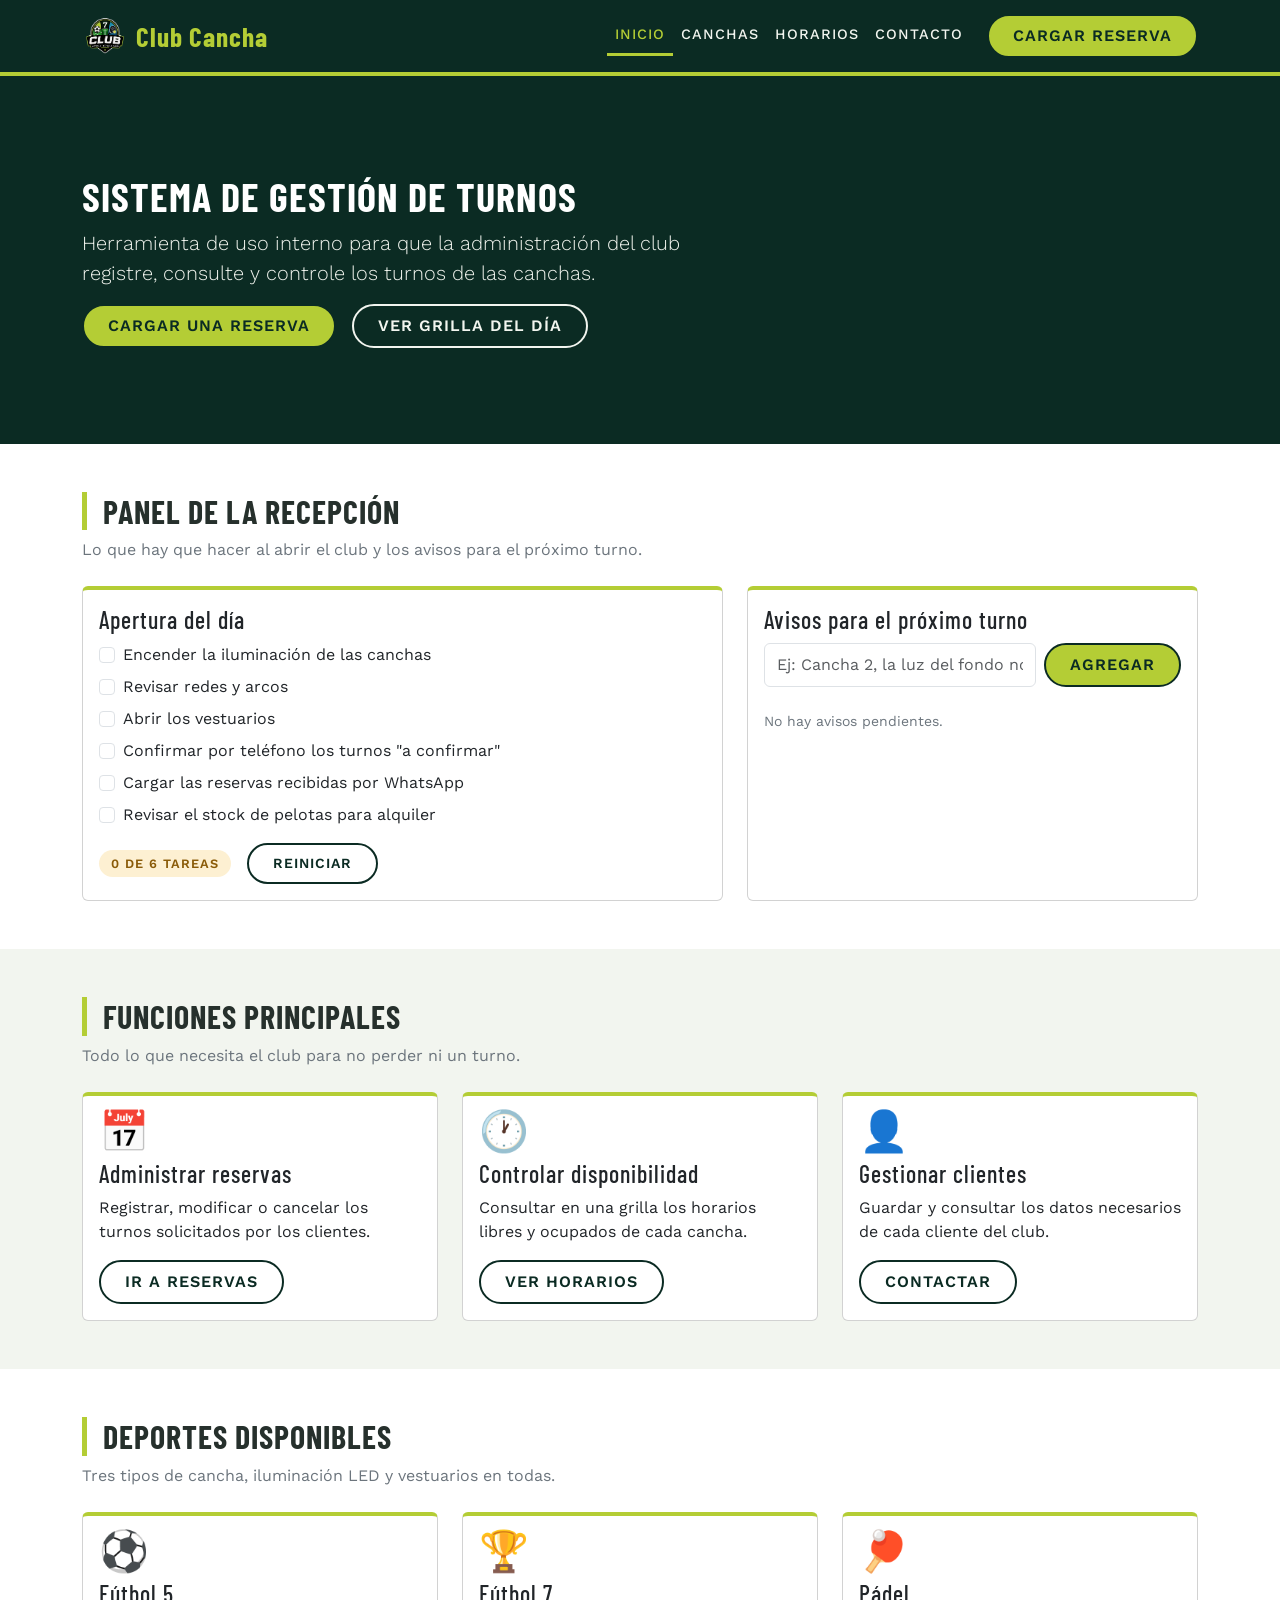
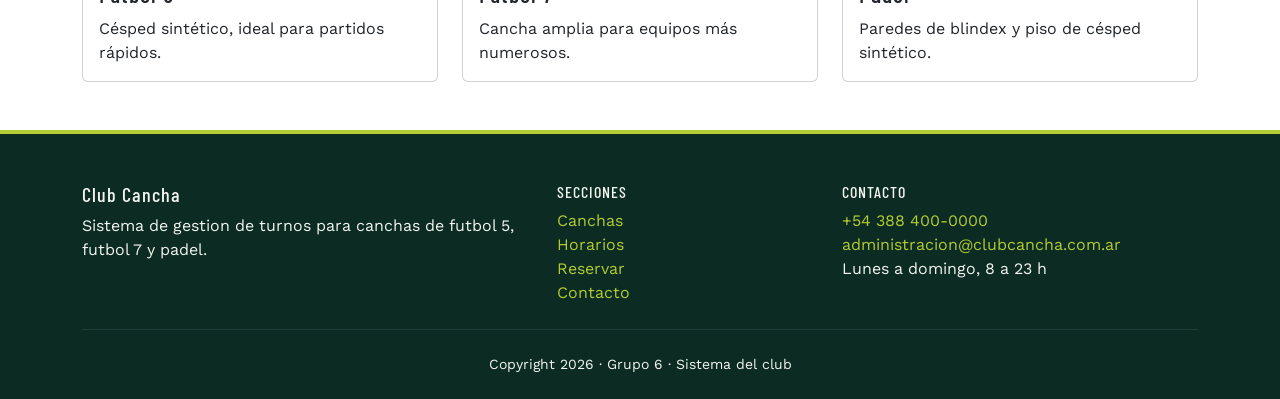
<file: index.html>
<!DOCTYPE html>
<html lang="es">

<head>
    <meta charset="UTF-8">
    <meta name="viewport" content="width=device-width, initial-scale=1.0">
    <title>Inicio | Club Canchas de Fútbol y Pádel</title>
    <meta name="description"
        content="Sistema interno de gestión de turnos para las canchas de fútbol 5, fútbol 7 y pádel del club.">
    <meta name="author" content="Grupo 6 - Tecnicatura Universitaria en Programación">

    <link rel="icon" href="img/logo-club.png" type="image/png">

    <link rel="stylesheet" href="https://cdn.jsdelivr.net/npm/bootstrap@5.3.3/dist/css/bootstrap.min.css">

    <link rel="stylesheet" href="https://cdn.jsdelivr.net/npm/bootstrap-icons@1.11.3/font/bootstrap-icons.min.css">

    <link rel="preconnect" href="https://fonts.googleapis.com">
    <link rel="preconnect" href="https://fonts.gstatic.com" crossorigin>
    <link rel="stylesheet"
        href="https://fonts.googleapis.com/css2?family=Barlow+Condensed:wght@500;600;700&family=Work+Sans:wght@400;500;600&display=swap">

    <link rel="stylesheet" href="css/styles.css">
    <link rel="stylesheet" href="css/comun.css">
    <link rel="stylesheet" href="css/inicio.css">
</head>

<body>

    <header class="sticky-top">
        <nav class="navbar navbar-expand-lg navbar-club" data-bs-theme="dark">
            <div class="container">
                <a class="navbar-brand d-flex align-items-center gap-2" href="index.html">
                    <img src="img/logo-club.png" alt="" width="46" height="46">
                    <span>Club Cancha</span>
                </a>
                <button class="navbar-toggler" type="button" data-bs-toggle="collapse" data-bs-target="#menuPrincipal"
                    aria-controls="menuPrincipal" aria-expanded="false" aria-label="Abrir el menu">
                    <span class="navbar-toggler-icon"></span>
                </button>

                <div class="collapse navbar-collapse" id="menuPrincipal">
                    <ul class="navbar-nav ms-auto mb-2 mb-lg-0">
                        <li class="nav-item"><a class="nav-link active" aria-current="page" href="index.html">Inicio</a>
                        </li>
                        <li class="nav-item"><a class="nav-link" href="canchas.html">Canchas</a></li>
                        <li class="nav-item"><a class="nav-link" href="horarios.html">Horarios</a></li>
                        <li class="nav-item"><a class="nav-link" href="contacto.html">Contacto</a></li>
                    </ul>
                    <a class="btn btn-club ms-lg-3 mt-2 mt-lg-0" href="reservar.html">Cargar Reserva</a>
                </div>
            </div>
        </nav>
    </header>

    <main>

        <section class="hero-club hero-inicio">
            <div class="container">
                <h1>Sistema de Gestión de Turnos</h1>
                <p class="lead">
                    Herramienta de uso interno para que la administración del club registre, consulte y controle los
                    turnos de las canchas.
                </p>
                <div class="d-flex flex-wrap gap-3">
                    <a class="btn btn-club" href="reservar.html">Cargar una reserva</a>
                    <a class="btn btn-club-linea" href="horarios.html">Ver grilla del día</a>
                </div>
            </div>
        </section>


        <section class="py-5 bg-white" aria-labelledby="titulo-panel">
            <div class="container">

                <h2 class="titulo-cal" id="titulo-panel">Panel de la recepción</h2>
                <p class="text-secondary mb-4">
                    Lo que hay que hacer al abrir el club y los avisos para el próximo turno.
                </p>

                <div class="row g-4">

                    <div class="col-12 col-lg-7">
                        <div class="card card-inicio h-100">
                            <div class="card-body">
                                <h3 class="card-title h4">Apertura del día</h3>

                                <ul class="list-unstyled mb-3" id="lista-apertura">
                                    <li class="form-check mb-2">
                                        <input class="form-check-input" type="checkbox" id="tarea-1">
                                        <label class="form-check-label" for="tarea-1">Encender la iluminación de las canchas</label>
                                    </li>
                                    <li class="form-check mb-2">
                                        <input class="form-check-input" type="checkbox" id="tarea-2">
                                        <label class="form-check-label" for="tarea-2">Revisar redes y arcos</label>
                                    </li>
                                    <li class="form-check mb-2">
                                        <input class="form-check-input" type="checkbox" id="tarea-3">
                                        <label class="form-check-label" for="tarea-3">Abrir los vestuarios</label>
                                    </li>
                                    <li class="form-check mb-2">
                                        <input class="form-check-input" type="checkbox" id="tarea-4">
                                        <label class="form-check-label" for="tarea-4">Confirmar por teléfono los turnos "a confirmar"</label>
                                    </li>
                                    <li class="form-check mb-2">
                                        <input class="form-check-input" type="checkbox" id="tarea-5">
                                        <label class="form-check-label" for="tarea-5">Cargar las reservas recibidas por WhatsApp</label>
                                    </li>
                                    <li class="form-check mb-2">
                                        <input class="form-check-input" type="checkbox" id="tarea-6">
                                        <label class="form-check-label" for="tarea-6">Revisar el stock de pelotas para alquiler</label>
                                    </li>
                                </ul>

                                <div class="d-flex flex-wrap align-items-center gap-3">
                                    <span id="progreso-apertura" class="chip-estado chip-pendiente">0 de 6 tareas</span>
                                    <button type="button" id="boton-reiniciar" class="btn btn-club-linea btn-sm">Reiniciar</button>
                                </div>
                            </div>
                        </div>
                    </div>

                    <div class="col-12 col-lg-5">
                        <div class="card card-inicio h-100">
                            <div class="card-body">
                                <h3 class="card-title h4">Avisos para el próximo turno</h3>

                                <form id="form-aviso" class="d-flex gap-2 mb-3">
                                    <label for="texto-aviso" class="visually-hidden">Nuevo aviso</label>
                                    <input type="text" class="form-control" id="texto-aviso" placeholder="Ej: Cancha 2, la luz del fondo no anda" required>
                                    <button type="submit" class="btn btn-club">Agregar</button>
                                </form>

                                <ul class="list-group" id="lista-avisos"></ul>
                                <p class="text-secondary small mb-0 mt-2" id="sin-avisos">No hay avisos pendientes.</p>
                            </div>
                        </div>
                    </div>

                </div>
            </div>
        </section>
        
        <section class="py-5" aria-labelledby="titulo-funciones">
            <div class="container">

                <h2 class="titulo-cal" id="titulo-funciones">Funciones principales</h2>
                <p class="text-secondary mb-4">
                    Todo lo que necesita el club para no perder ni un turno.
                </p>

                <div class="row g-4">

                    <div class="col-12 col-md-6 col-lg-4">
                        <article class="card card-inicio h-100">
                            <div class="card-body">
                                <span class="icono-tarjeta d-block mb-2" aria-hidden="true">&#128197;</span>
                                <h3 class="card-title h4">Administrar reservas</h3>
                                <p class="card-text">
                                    Registrar, modificar o cancelar los turnos solicitados por los clientes.
                                </p>
                                <a class="btn btn-club-linea" href="reservar.html">Ir a reservas</a>
                            </div>
                        </article>
                    </div>

                    <div class="col-12 col-md-6 col-lg-4">
                        <article class="card card-inicio h-100">
                            <div class="card-body">
                                <span class="icono-tarjeta d-block mb-2" aria-hidden="true">&#128336;</span>
                                <h3 class="card-title h4">Controlar disponibilidad</h3>
                                <p class="card-text">
                                    Consultar en una grilla los horarios libres y ocupados de cada cancha.
                                </p>
                                <a class="btn btn-club-linea" href="horarios.html">Ver horarios</a>
                            </div>
                        </article>
                    </div>

                    <div class="col-12 col-md-6 col-lg-4">
                        <article class="card card-inicio h-100">
                            <div class="card-body">
                                <span class="icono-tarjeta d-block mb-2" aria-hidden="true">&#128100;</span>
                                <h3 class="card-title h4">Gestionar clientes</h3>
                                <p class="card-text">
                                    Guardar y consultar los datos necesarios de cada cliente del club.
                                </p>
                                <a class="btn btn-club-linea" href="contacto.html">Contactar</a>
                            </div>
                        </article>
                    </div>

                </div>
            </div>
        </section>

        <section class="py-5 bg-white" aria-labelledby="titulo-deportes">
            <div class="container">

                <h2 class="titulo-cal" id="titulo-deportes">Deportes disponibles</h2>
                <p class="text-secondary mb-4">
                    Tres tipos de cancha, iluminación LED y vestuarios en todas.
                </p>

                <div class="row g-4">

                    <div class="col-12 col-md-6 col-lg-4">
                        <article class="card card-inicio h-100">
                            <div class="card-body">
                                <span class="icono-tarjeta d-block mb-2" aria-hidden="true">&#9917;</span>
                                <h3 class="card-title h4">Fútbol 5</h3>
                                <p class="card-text">Césped sintético, ideal para partidos rápidos.</p>
                            </div>
                        </article>
                    </div>

                    <div class="col-12 col-md-6 col-lg-4">
                        <article class="card card-inicio h-100">
                            <div class="card-body">
                                <span class="icono-tarjeta d-block mb-2" aria-hidden="true">&#127942;</span>
                                <h3 class="card-title h4">Fútbol 7</h3>
                                <p class="card-text">Cancha amplia para equipos más numerosos.</p>
                            </div>
                        </article>
                    </div>

                    <div class="col-12 col-md-6 col-lg-4">
                        <article class="card card-inicio h-100">
                            <div class="card-body">
                                <span class="icono-tarjeta d-block mb-2" aria-hidden="true">&#127955;</span>
                                <h3 class="card-title h4">Pádel</h3>
                                <p class="card-text">Paredes de blindex y piso de césped sintético.</p>
                            </div>
                        </article>
                    </div>

                </div>
            </div>
        </section>

    </main>

    <footer class="pie-club">
        <div class="container">
            <div class="row g-4">

                <div class="col-12 col-md-5">
                    <h3 class="h5">Club Cancha</h3>
                    <p class="mb-0">Sistema de gestion de turnos para canchas de futbol 5, futbol 7 y padel.</p>
                </div>

                <div class="col-6 col-md-3">
                    <h3 class="h6 text-uppercase">Secciones</h3>
                    <ul class="list-unstyled mb-0">
                        <li><a href="canchas.html">Canchas</a></li>
                        <li><a href="horarios.html">Horarios</a></li>
                        <li><a href="reservar.html">Reservar</a></li>
                        <li><a href="contacto.html">Contacto</a></li>
                    </ul>
                </div>

                <div class="col-6 col-md-4">
                    <h3 class="h6 text-uppercase">Contacto</h3>
                    <ul class="list-unstyled mb-0">
                        <li><a href="tel:+543884000000">+54 388 400-0000</a></li>
                        <li><a href="mailto:administracion@clubcancha.com.ar">administracion@clubcancha.com.ar</a></li>
                        <li>Lunes a domingo, 8 a 23 h</li>
                    </ul>
                </div>

            </div>

            <hr class="border-secondary my-4">
            <p class="text-center small mb-0"> Copyright <span id="anio-actual">2026</span> &middot; Grupo 6 &middot; Sistema del club</p>
        </div>
    </footer>

    <script src="https://cdn.jsdelivr.net/npm/bootstrap@5.3.3/dist/js/bootstrap.bundle.min.js"></script>
<script src="js/app.js"></script>
<script src="js/inicio.js"></script>
</body>

</html>
</file>
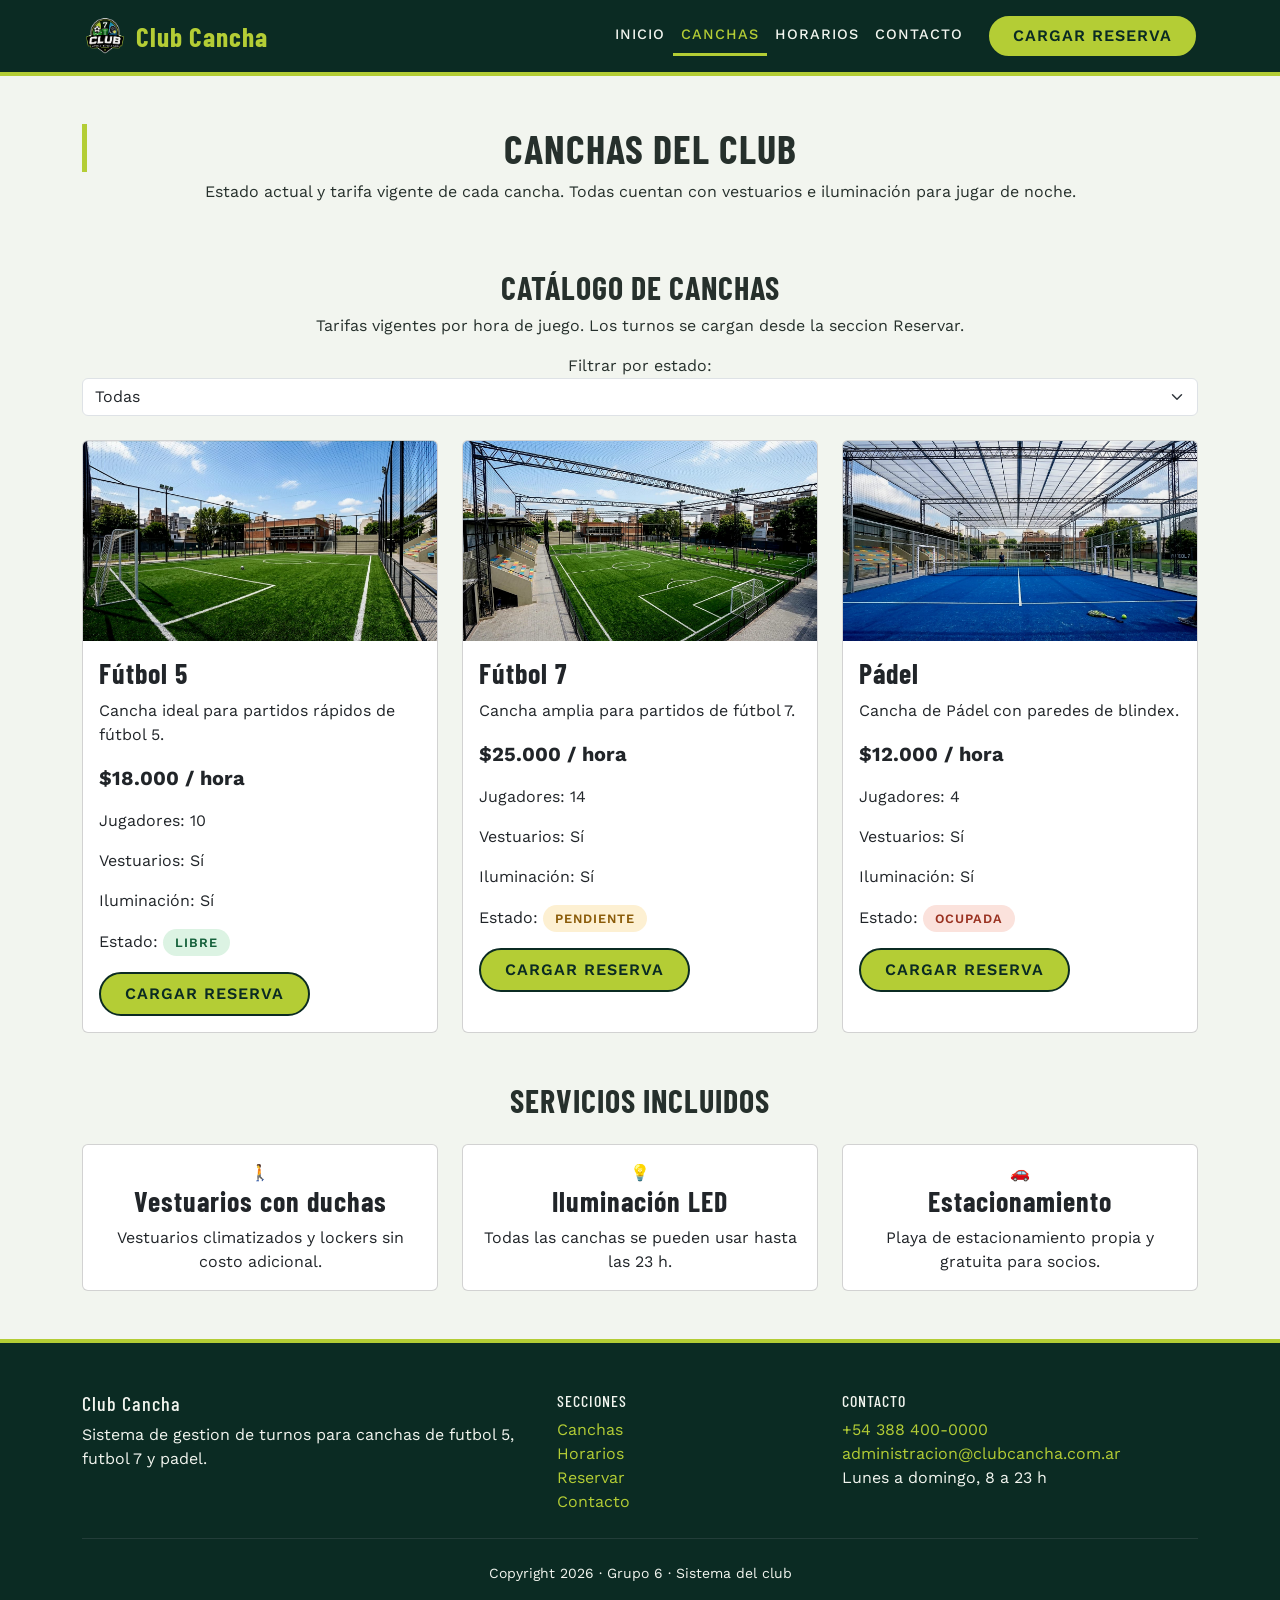
<file: canchas.html>
<!DOCTYPE html>
<html lang="es">

<head>
    <meta charset="UTF-8">
    <meta name="viewport" content="width=device-width, initial-scale=1.0">
    <title>Canchas del club | Club Canchas de Fútbol y Pádel</title>
    <meta name="description"
        content="Conocé las canchas del club: fútbol 5, fútbol 7 y pádel. Tarifas por hora, vestuarios e iluminación LED en todas.">
    <meta name="author" content="Grupo 6 - Tecnicatura Universitaria en Programación">
    <link rel="icon" href="img/logo-club.png" type="image/png">
    <link rel="stylesheet" href="https://cdn.jsdelivr.net/npm/bootstrap@5.3.3/dist/css/bootstrap.min.css">
    <link rel="stylesheet" href="https://cdn.jsdelivr.net/npm/bootstrap-icons@1.11.3/font/bootstrap-icons.min.css">
    <link rel="preconnect" href="https://fonts.googleapis.com">
    <link rel="preconnect" href="https://fonts.gstatic.com" crossorigin>
    <link rel="stylesheet"
        href="https://fonts.googleapis.com/css2?family=Barlow+Condensed:wght@500;600;700&family=Work+Sans:wght@400;500;600&display=swap">
    <link rel="stylesheet" href="css/styles.css">
    <link rel="stylesheet" href="css/comun.css">
    <link rel="stylesheet" href="css/canchas.css">
</head>

<body>

    <header class="sticky-top">
        <nav class="navbar navbar-expand-lg  navbar-club" data-bs-theme="dark">
            <div class="container">
                <a class="navbar-brand d-flex align-items-center gap-2" href="index.html">
                    <img src="img/logo-club.png" alt="" width="46" height="46">
                    <span>Club Cancha</span>
                </a>
                <button class="navbar-toggler" type="button" data-bs-toggle="collapse" data-bs-target="#menuPrincipal"
                    aria-controls="menuPrincipal" aria-expanded="false" aria-label="Abrir el menu">
                    <span class="navbar-toggler-icon"></span>
                </button>

                <div class="collapse navbar-collapse" id="menuPrincipal">
                    <ul class="navbar-nav ms-auto mb-2 mb-lg-0">
                        <li class="nav-item"><a class="nav-link" href="index.html">Inicio</a>
                        </li>
                        <li class="nav-item"><a class="nav-link active" aria-current="page" href="canchas.html">Canchas</a></li>
                        <li class="nav-item"><a class="nav-link" href="horarios.html">Horarios</a></li>
                        <li class="nav-item"><a class="nav-link" href="contacto.html">Contacto</a></li>
                    </ul>
                    <a class="btn btn-club ms-lg-3 mt-2 mt-lg-0" href="reservar.html">Cargar Reserva</a>
                </div>
            </div>
        </nav>
    </header>

<main>

    <!-- Presentación -->
    <section class="container py-5">
        <div class="text-center">
            <h1 class="titulo-cal">Canchas del club</h1>
            <p>
                Estado actual y tarifa vigente de cada cancha.
                Todas cuentan con vestuarios e iluminación para jugar de noche.
            </p>
        </div>
    </section>


    <!-- Catálogo -->
    <section class="container pb-5">

        <div class="text-center mb-4">
    <h2>Catálogo de canchas</h2>
    <p>
        Tarifas vigentes por hora de juego.
        Los turnos se cargan desde la seccion Reservar.
    </p>

    <label for="filtroEstado">Filtrar por estado:</label>

    <select id="filtroEstado" class="form-select">
        <option value="todos">Todas</option>
        <option value="libre">Libres</option>
        <option value="pendiente">Pendientes</option>
        <option value="ocupada">Ocupadas</option>
    </select>
</div>

        <div class="row g-4">

            <!-- Cancha 1 -->
            <div class="col-12 col-md-6 col-lg-4" data-estado="libre">
                <div class="card h-100">

                    <img src="img/cancha-futbol5.jpg"
                         class="card-img-top"
                         alt="Cancha de fútbol 5">

                    <div class="card-body">

                        <h3 class="card-title">Fútbol 5</h3>

                        <p class="card-text">
                            Cancha ideal para partidos rápidos de fútbol 5.
                        </p>

                        <p class="precio">
                            $18.000 <span>/ hora</span>
                        </p>

                        <p>Jugadores: 10</p>
                        <p>Vestuarios: Sí</p>
                        <p>Iluminación: Sí</p>

                        <p>
                            Estado:
                            <span class="chip-estado chip-libre">Libre</span>
                        </p>

                        <a href="reservar.html" class="btn btn-club">
                            Cargar Reserva
                        </a>

                    </div>
                </div>
            </div>


            <!-- Cancha 2 -->
            <div class="col-12 col-md-6 col-lg-4" data-estado="pendiente">
                <div class="card h-100">

                    <img src="img/cancha-futbol7.jpg"
                         class="card-img-top"
                         alt="Cancha de fútbol 7">

                    <div class="card-body">

                        <h3 class="card-title">Fútbol 7</h3>

                        <p class="card-text">
                            Cancha amplia para partidos de fútbol 7.
                        </p>

                        <p class="precio">
                            $25.000 <span>/ hora</span>
                        </p>

                        <p>Jugadores: 14</p>
                        <p>Vestuarios: Sí</p>
                        <p>Iluminación: Sí</p>

                        <p>
                            Estado:
                            <span class="chip-estado chip-pendiente">Pendiente</span>
                        </p>

                        <a href="reservar.html" class="btn btn-club">
                            Cargar Reserva
                        </a>

                    </div>
                </div>
            </div>


            <!-- Cancha 3 -->
            <div class="col-12 col-md-6 col-lg-4" data-estado="ocupada">
                <div class="card h-100">

                    <img src="img/cancha-padel.jpg"
                         class="card-img-top"
                         alt="Cancha de pádel">

                    <div class="card-body">

                        <h3 class="card-title">Pádel</h3>

                        <p class="card-text">
                            Cancha de Pádel con paredes de blindex. 
                        </p>

                        <p class="precio">
                            $12.000 <span>/ hora</span>
                        </p>

                        <p>Jugadores: 4</p>
                        <p>Vestuarios: Sí</p>
                        <p>Iluminación: Sí</p>

                        <p>
                            Estado:
                            <span class="chip-estado chip-ocupado">Ocupada</span>
                        </p>

                        <a href="reservar.html" class="btn btn-club">
                            Cargar Reserva
                        </a>

                    </div>
                </div>
            </div>

        </div>
    </section>


    <!-- Servicios -->
    <section class="container pb-5">

        <div class="text-center mb-4">
            <h2>Servicios incluidos</h2>
        </div>

        <div class="row g-4">

            <!-- Servicio 1 -->
            <div class="col-12 col-md-6 col-lg-4">
                <div class="card">

                    <div class="card-body text-center">

                        <div class="servicio-icono">
                            &#128694;
                        </div>

                        <h3 class="card-title">
                            Vestuarios con duchas
                        </h3>

                        <p class="card-text">
                            Vestuarios climatizados y lockers
                            sin costo adicional.
                        </p>

                    </div>
                </div>
            </div>


            <!-- Servicio 2 -->
            <div class="col-12 col-md-6 col-lg-4">
                <div class="card">

                    <div class="card-body text-center">

                        <div class="servicio-icono">
                            &#128161;
                        </div>

                        <h3 class="card-title">
                            Iluminación LED
                        </h3>

                        <p class="card-text">
                            Todas las canchas se pueden usar
                            hasta las 23 h.
                        </p>

                    </div>
                </div>
            </div>


            <!-- Servicio 3 -->
            <div class="col-12 col-md-6 col-lg-4">
                <div class="card">

                    <div class="card-body text-center">

                        <div class="servicio-icono">
                            &#128663;
                        </div>

                        <h3 class="card-title">
                            Estacionamiento
                        </h3>

                        <p class="card-text">
                            Playa de estacionamiento propia
                            y gratuita para socios.
                        </p>

                    </div>
                </div>
            </div>

        </div>
    </section>

</main>

    <footer class="pie-club">
        <div class="container">
            <div class="row g-4">

                <div class="col-12 col-md-5">
                    <h3 class="h5">Club Cancha</h3>
                    <p class="mb-0">Sistema de gestion de turnos para canchas de futbol 5, futbol 7 y padel.</p>
                </div>

                <div class="col-6 col-md-3">
                    <h3 class="h6 text-uppercase">Secciones</h3>
                    <ul class="list-unstyled mb-0">
                        <li><a href="canchas.html">Canchas</a></li>
                        <li><a href="horarios.html">Horarios</a></li>
                        <li><a href="reservar.html">Reservar</a></li>
                        <li><a href="contacto.html">Contacto</a></li>
                    </ul>
                </div>

                <div class="col-6 col-md-4">
                    <h3 class="h6 text-uppercase">Contacto</h3>
                    <ul class="list-unstyled mb-0">
                        <li><a href="tel:+543884000000">+54 388 400-0000</a></li>
                        <li><a href="mailto:administracion@clubcancha.com.ar">administracion@clubcancha.com.ar</a></li>
                        <li>Lunes a domingo, 8 a 23 h</li>
                    </ul>
                </div>

            </div>

            <hr class="border-secondary my-4">
           <p class="text-center small mb-0">Copyright <span id="anio-actual">2026</span> &middot; Grupo 6 &middot; Sistema del club</p>
        </div>
    </footer>

    <script src="https://cdn.jsdelivr.net/npm/bootstrap@5.3.3/dist/js/bootstrap.bundle.min.js"></script>
    <script src="js/app.js"></script>
    <script src="js/canchas.js"></script>
</body>

</html>
</file>
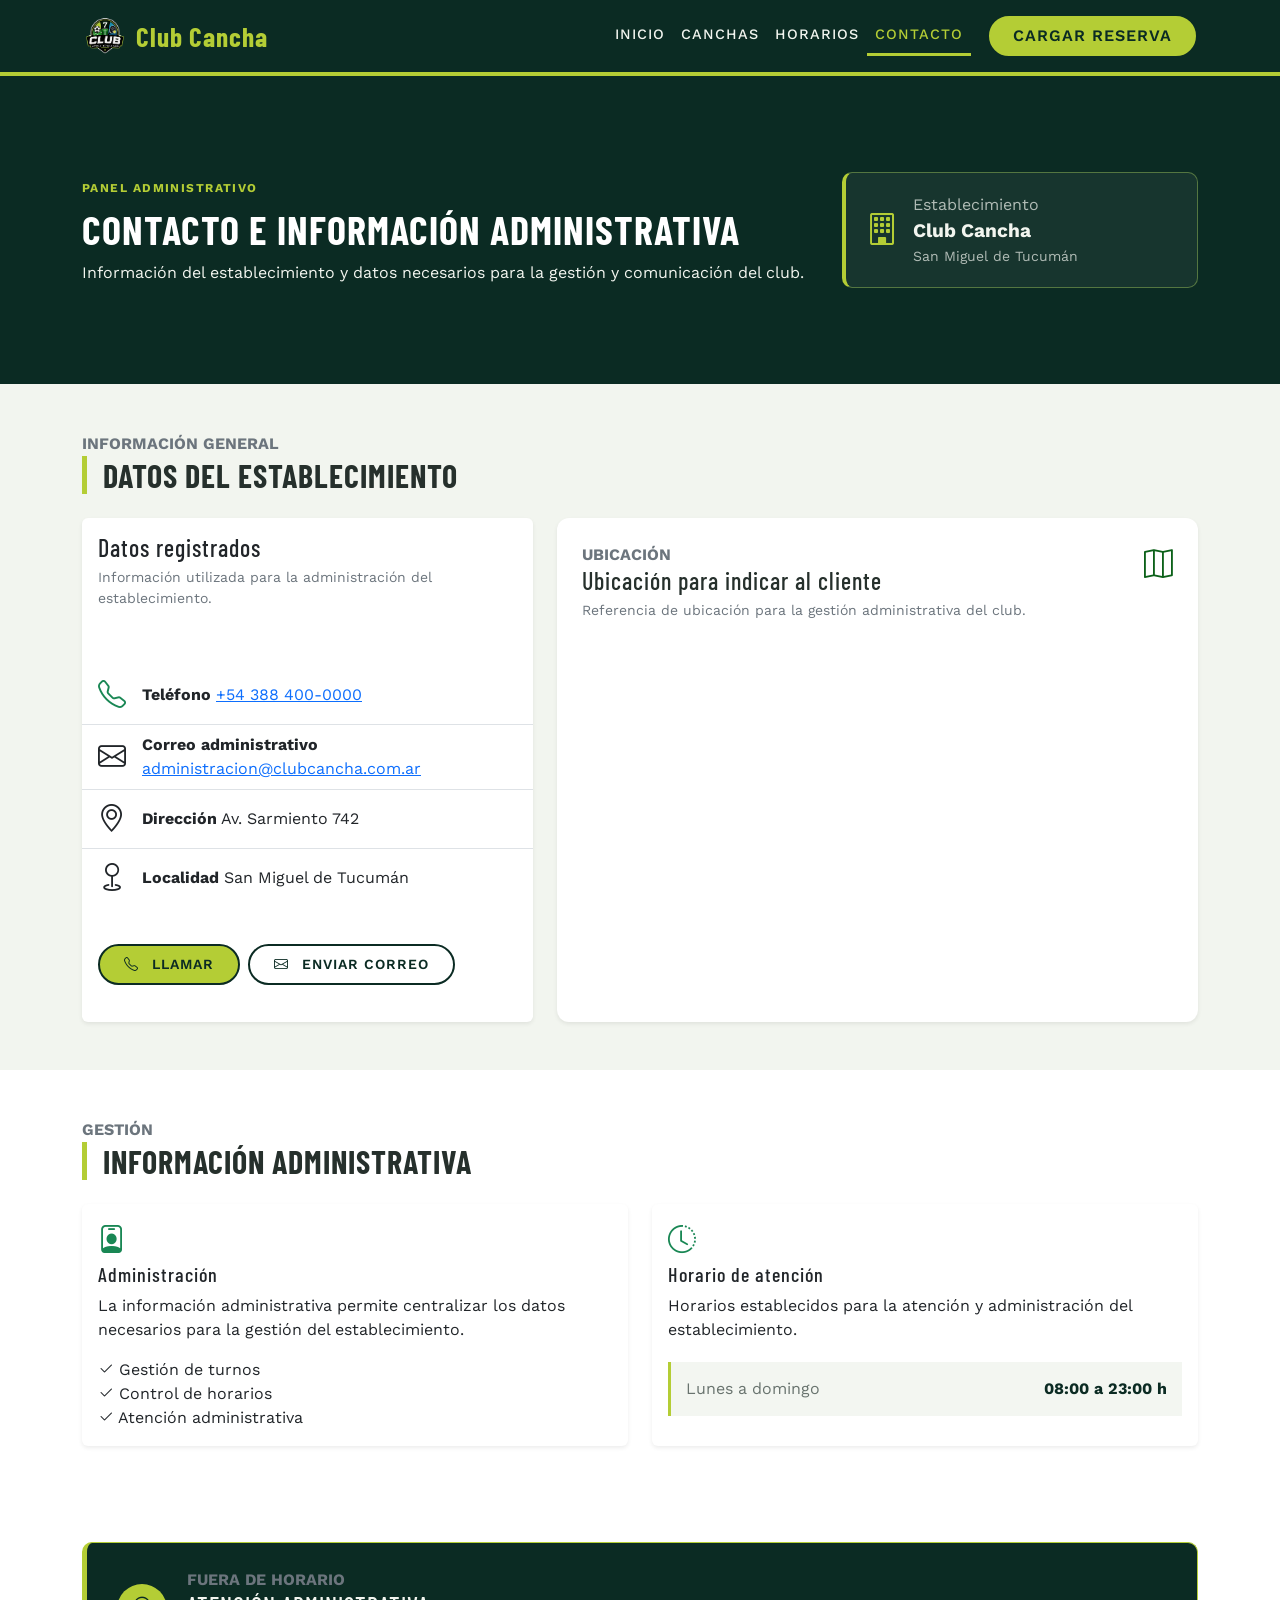
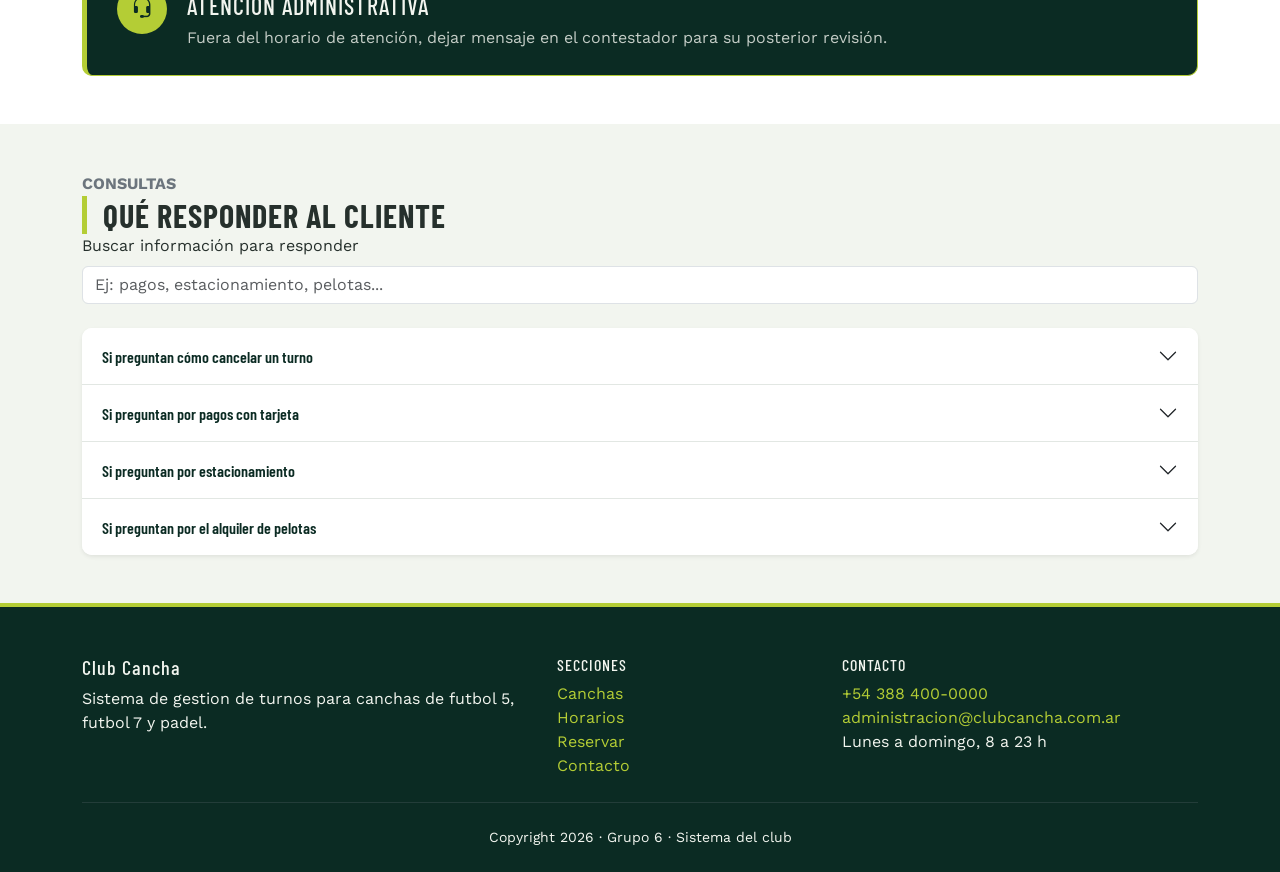
<file: contacto.html>
<!DOCTYPE html>
<html lang="es">

<head>
    <meta charset="UTF-8">
    <meta name="viewport" content="width=device-width, initial-scale=1.0">
    <title>Contacto | Club Canchas de Fútbol y Pádel</title>
    <meta name="description"
        content="Información de contacto y datos del establecimiento para la gestión interna de las canchas de fútbol y pádel.">
    <meta name="author" content="Grupo 6 - Tecnicatura Universitaria en Programación">
    <link rel="icon" href="img/logo-club.png" type="image/png">
    <link rel="stylesheet" href="https://cdn.jsdelivr.net/npm/bootstrap@5.3.3/dist/css/bootstrap.min.css">
    <link rel="stylesheet" href="https://cdn.jsdelivr.net/npm/bootstrap-icons@1.11.3/font/bootstrap-icons.min.css">
    <link rel="preconnect" href="https://fonts.googleapis.com">
    <link rel="preconnect" href="https://fonts.gstatic.com" crossorigin>
    <link rel="stylesheet"
        href="https://fonts.googleapis.com/css2?family=Barlow+Condensed:wght@500;600;700&family=Work+Sans:wght@400;500;600&display=swap">
    <link rel="stylesheet" href="css/styles.css">
    <link rel="stylesheet" href="css/comun.css">
    <link rel="stylesheet" href="css/contacto.css">
</head>

<body>

    <header class="sticky-top">
        <nav class="navbar navbar-expand-lg  navbar-club" data-bs-theme="dark">
            <div class="container">
                <a class="navbar-brand d-flex align-items-center gap-2" href="index.html">
                    <img src="img/logo-club.png" alt="" width="46" height="46">
                    <span>Club Cancha</span>
                </a>
                <button class="navbar-toggler" type="button" data-bs-toggle="collapse" data-bs-target="#menuPrincipal"
                    aria-controls="menuPrincipal" aria-expanded="false" aria-label="Abrir el menu">
                    <span class="navbar-toggler-icon"></span>
                </button>

                <div class="collapse navbar-collapse" id="menuPrincipal">
                    <ul class="navbar-nav ms-auto mb-2 mb-lg-0">
                        <li class="nav-item"><a class="nav-link" href="index.html">Inicio</a>
                        </li>
                        <li class="nav-item"><a class="nav-link" href="canchas.html">Canchas</a></li>
                        <li class="nav-item"><a class="nav-link" href="horarios.html">Horarios</a></li>
                        <li class="nav-item"><a class="nav-link active" aria-current="page" href="contacto.html">Contacto</a></li>
                    </ul>
                    <a class="btn btn-club ms-lg-3 mt-2 mt-lg-0" href="reservar.html">Cargar Reserva</a>
                </div>
            </div>
        </nav>
    </header>

<main>

    <!-- ENCABEZADO -->
    <section class="hero-club franjas">
        <div class="container">
            <div class="row align-items-center g-4">
                <div class="col-12 col-lg-8">
                    <span class="contacto-etiqueta">
                        PANEL ADMINISTRATIVO
                    </span>

                    <h1>Contacto e información administrativa</h1>

                    <p class="mb-0">
                        Información del establecimiento y datos necesarios
                        para la gestión y comunicación del club.
                    </p>
                </div>

                <div class="col-12 col-lg-4">
                    <div class="estado-contacto">
                        <i class="bi bi-building" aria-hidden="true"></i>
                        <div>
                            <span>Establecimiento</span>
                            <strong>Club Cancha</strong>
                            <small>San Miguel de Tucumán</small>
                        </div>
                    </div>
                </div>
            </div>
        </div>
    </section>


    <!-- DATOS DEL ESTABLECIMIENTO -->
    <section class="py-5">
        <div class="container">

            <div class="mb-4">
                <span class="text-uppercase fw-bold text-secondary">INFORMACIÓN GENERAL</span>
                <h2 class="titulo-cal">Datos del establecimiento</h2>
            </div>

            <div class="row g-4">

                <!-- DATOS -->
                <div class="col-12 col-lg-5">

                    <div class="card border-0 shadow-sm h-100">

                        <div class="card-body">
                            <h3 class="h4 mb-1">
                                Datos registrados
                            </h3>

                            <p class="text-secondary small mb-0">
                                Información utilizada para la administración
                                del establecimiento.
                            </p>
                        </div>

                        <ul class="list-group list-group-flush">

                            <li class="list-group-item d-flex gap-3 align-items-center">
                                <span class="fs-3 text-success">
                                    <i class="bi bi-telephone"></i>
                                </span>

                                <div>
                                    <strong>Teléfono</strong>
                                    <a href="tel:+543884000000">
                                        +54 388 400-0000
                                    </a>
                                </div>
                            </li>

                            <li class="list-group-item d-flex gap-3 align-items-center">
                                <span class="fs-3 text-succes">
                                    <i class="bi bi-envelope"></i>
                                </span>

                                <div>
                                    <strong>Correo administrativo</strong>
                                    <a href="mailto:administracion@clubcancha.com.ar">
                                        administracion@clubcancha.com.ar
                                    </a>
                                </div>
                            </li>

                            <li class="list-group-item d-flex gap-3 align-items-center">
                                <span class="fs-3 text-succes">
                                    <i class="bi bi-geo-alt"></i>
                                </span>

                                <div>
                                    <strong>Dirección</strong>
                                    <span>
                                        Av. Sarmiento 742
                                    </span>
                                </div>
                            </li>

                            <li class="list-group-item d-flex gap-3 align-items-center">
                                <span class="fs-3 text-succes">
                                    <i class="bi bi-geo"></i>
                                </span>

                                <div>
                                    <strong>Localidad</strong>
                                    <span>
                                        San Miguel de Tucumán
                                    </span>
                                </div>
                            </li>

                        </ul>

                        <div class="card-body d-flex flex-wrap align-items-center gap-2">
                            <a href="tel:+543884000000"
                               class="btn btn-club btn-sm w-auto">
                                <i class="bi bi-telephone me-2"></i>
                                Llamar
                            </a>

                            <a href="mailto:administracion@clubcancha.com.ar"
                               class="btn btn-club-linea btn-sm w-auto">
                                <i class="bi bi-envelope me-2"></i>
                                Enviar correo
                            </a>
                        </div>

                    </div>

                </div>


                <!-- MAPA -->
                <div class="col-12 col-lg-7">

                    <div class="contacto-mapa h-100">

                        <div class="contacto-mapa__titulo">
                            <div>
                                <span class="text-uppercase fw-bold text-secondary">
                                    UBICACIÓN
                                </span>

                                <h3 class="h4 mb-1">
                                    Ubicación para indicar al cliente
                                </h3>

                                <p class="mb-0 text-secondary small">
                                    Referencia de ubicación para la gestión
                                    administrativa del club.
                                </p>
                            </div>

                            <i class="bi bi-map"></i>
                        </div>

                        <div class="ratio ratio-16x9 contacto-mapa__frame">
                            <iframe
                                src="https://maps.google.com/maps?q=Av.%20Sarmiento%20742%2C%20San%20Miguel%20de%20Tucum%C3%A1n&output=embed"
                                title="Ubicación del club en el mapa"
                                loading="lazy">
                            </iframe>
                        </div>

                    </div>

                </div>

            </div>
        </div>
    </section>


    <!-- INFORMACIÓN ADMINISTRATIVA -->
    <section class="py-5 bg-white">
        <div class="container">

            <div class="mb-4">
                <span class="text-uppercase fw-bold text-secondary">GESTIÓN</span>
                <h2 class="titulo-cal">Información administrativa</h2>
            </div>

            <div class="row g-4">

                <div class="col-12 col-md-6">

                    <div class="card border-0 shadow-sm h-100">
                        <div class="card-body">

                            <div class="fs-3 text-success">
                                <i class="bi bi-person-badge"></i>
                            </div>

                            <h3 class="h5">
                                Administración
                            </h3>

                            <p>
                                La información administrativa permite
                                centralizar los datos necesarios para la
                                gestión del establecimiento.
                            </p>

                            <ul class="list-unstyled mb-0">
                                <li>
                                    <i class="bi bi-check2"></i>
                                    Gestión de turnos
                                </li>

                                <li>
                                    <i class="bi bi-check2"></i>
                                    Control de horarios
                                </li>

                                <li>
                                    <i class="bi bi-check2"></i>
                                    Atención administrativa
                                </li>
                            </ul>

                        </div>
                    </div>

                </div>


                <div class="col-12 col-md-6">

                    <div class="card border-0 shadow-sm h-100">
                        <div class="card-body">

                            <div class="fs-3 text-success">
                                <i class="bi bi-clock-history"></i>
                            </div>

                            <h3 class="h5">
                                Horario de atención
                            </h3>

                            <p>
                                Horarios establecidos para la atención y
                                administración del establecimiento.
                            </p>

                            <div class="horario-dato">
                                <span>Lunes a domingo</span>
                                <strong>08:00 a 23:00 h</strong>
                            </div>

                        </div>
                    </div>

                </div>

            </div>
        </div>
    </section>


    <!-- FUERA DE HORARIO -->
    <section class="py-5 bg-white">
        <div class="container">

            <div class="guardia-card">

                <div class="guardia-icono">
                    <i class="bi bi-headset"></i>
                </div>

                <div>
                    <span class="text-uppercase fw-bold text-secondary">
                        FUERA DE HORARIO
                    </span>

                    <h2 class="h4">
                        Atención administrativa
                    </h2>

                    <p class="mb-0">
                        Fuera del horario de atención, dejar mensaje
                        en el contestador para su posterior revisión.
                    </p>
                </div>

            </div>

        </div>
    </section>


    <!-- PREGUNTAS FRECUENTES -->
    <section class="py-5">
        <div class="container">

            <div class="mb-4">
                <span class="text-uppercase fw-bold text-secondary">CONSULTAS</span>
                <h2 class="titulo-cal">Qué responder al cliente</h2>
                <div class="mb-4">
                    <label for="buscarRespuesta" class="form-label">
                        Buscar información para responder
                    </label>

                    <input type="search" class="form-control" id="buscarRespuesta" placeholder="Ej: pagos, estacionamiento, pelotas...">

                </div>
            </div>

            <div class="accordion accordion-club" id="accordionContacto">

                <div class="accordion-item respuesta-cliente">

                    <h3 class="accordion-header">
                        <button
                            class="accordion-button collapsed"
                            type="button"
                            data-bs-toggle="collapse"
                            data-bs-target="#preguntaUno">
                            Si preguntan cómo cancelar un turno
                        </button>
                    </h3>

                    <div id="preguntaUno"
                         class="accordion-collapse collapse"
                         data-bs-parent="#accordionContacto">

                        <div class="accordion-body">
                            La cancelación se gestiona desde el sistema
                            de turnos según las condiciones establecidas
                            por el club.
                        </div>

                    </div>
                </div>


                <div class="accordion-item respuesta-cliente">

                    <h3 class="accordion-header">
                        <button
                            class="accordion-button collapsed"
                            type="button"
                            data-bs-toggle="collapse"
                            data-bs-target="#preguntaDos">
                            Si preguntan por pagos con tarjeta
                        </button>
                    </h3>

                    <div id="preguntaDos"
                         class="accordion-collapse collapse"
                         data-bs-parent="#accordionContacto">

                        <div class="accordion-body">
                            Las formas de pago disponibles son las
                            establecidas por la administración.
                        </div>

                    </div>
                </div>


                <div class="accordion-item respuesta-cliente">

                    <h3 class="accordion-header">
                        <button
                            class="accordion-button collapsed"
                            type="button"
                            data-bs-toggle="collapse"
                            data-bs-target="#preguntaTres">
                            Si preguntan por estacionamiento
                        </button>
                    </h3>

                    <div id="preguntaTres"
                         class="accordion-collapse collapse"
                         data-bs-parent="#accordionContacto">

                        <div class="accordion-body">
                            La disponibilidad de estacionamiento depende
                            de las condiciones del establecimiento.
                        </div>

                    </div>
                </div>


                <div class="accordion-item respuesta-cliente">

                    <h3 class="accordion-header">
                        <button
                            class="accordion-button collapsed"
                            type="button"
                            data-bs-toggle="collapse"
                            data-bs-target="#preguntaCuatro">
                            Si preguntan por el alquiler de pelotas
                        </button>
                    </h3>

                    <div id="preguntaCuatro"
                         class="accordion-collapse collapse"
                         data-bs-parent="#accordionContacto">

                        <div class="accordion-body">
                            Consultar disponibilidad y condiciones
                            directamente con la administración.
                        </div>

                    </div>
                </div>

            </div>

        </div>
    </section>

</main>

    <footer class="pie-club">
        <div class="container">
            <div class="row g-4">

                <div class="col-12 col-md-5">
                    <h3 class="h5">Club Cancha</h3>
                    <p class="mb-0">Sistema de gestion de turnos para canchas de futbol 5, futbol 7 y padel.</p>
                </div>

                <div class="col-6 col-md-3">
                    <h3 class="h6 text-uppercase">Secciones</h3>
                    <ul class="list-unstyled mb-0">
                        <li><a href="canchas.html">Canchas</a></li>
                        <li><a href="horarios.html">Horarios</a></li>
                        <li><a href="reservar.html">Reservar</a></li>
                        <li><a href="contacto.html">Contacto</a></li>
                    </ul>
                </div>

                <div class="col-6 col-md-4">
                    <h3 class="h6 text-uppercase">Contacto</h3>
                    <ul class="list-unstyled mb-0">
                        <li><a href="tel:+543884000000">+54 388 400-0000</a></li>
                        <li><a href="mailto:administracion@clubcancha.com.ar">administracion@clubcancha.com.ar</a></li>
                        <li>Lunes a domingo, 8 a 23 h</li>
                    </ul>
                </div>

            </div>

            <hr class="border-secondary my-4">
            <p class="text-center small mb-0">Copyright <span id="anio-actual">2026</span> &middot; Grupo 6 &middot; Sistema del club</p>
        </div>
    </footer>

    <script src="https://cdn.jsdelivr.net/npm/bootstrap@5.3.3/dist/js/bootstrap.bundle.min.js"></script>
       <script src="js/app.js"></script>
    <script src="js/contacto.js"></script>
</body>

</html>
</file>
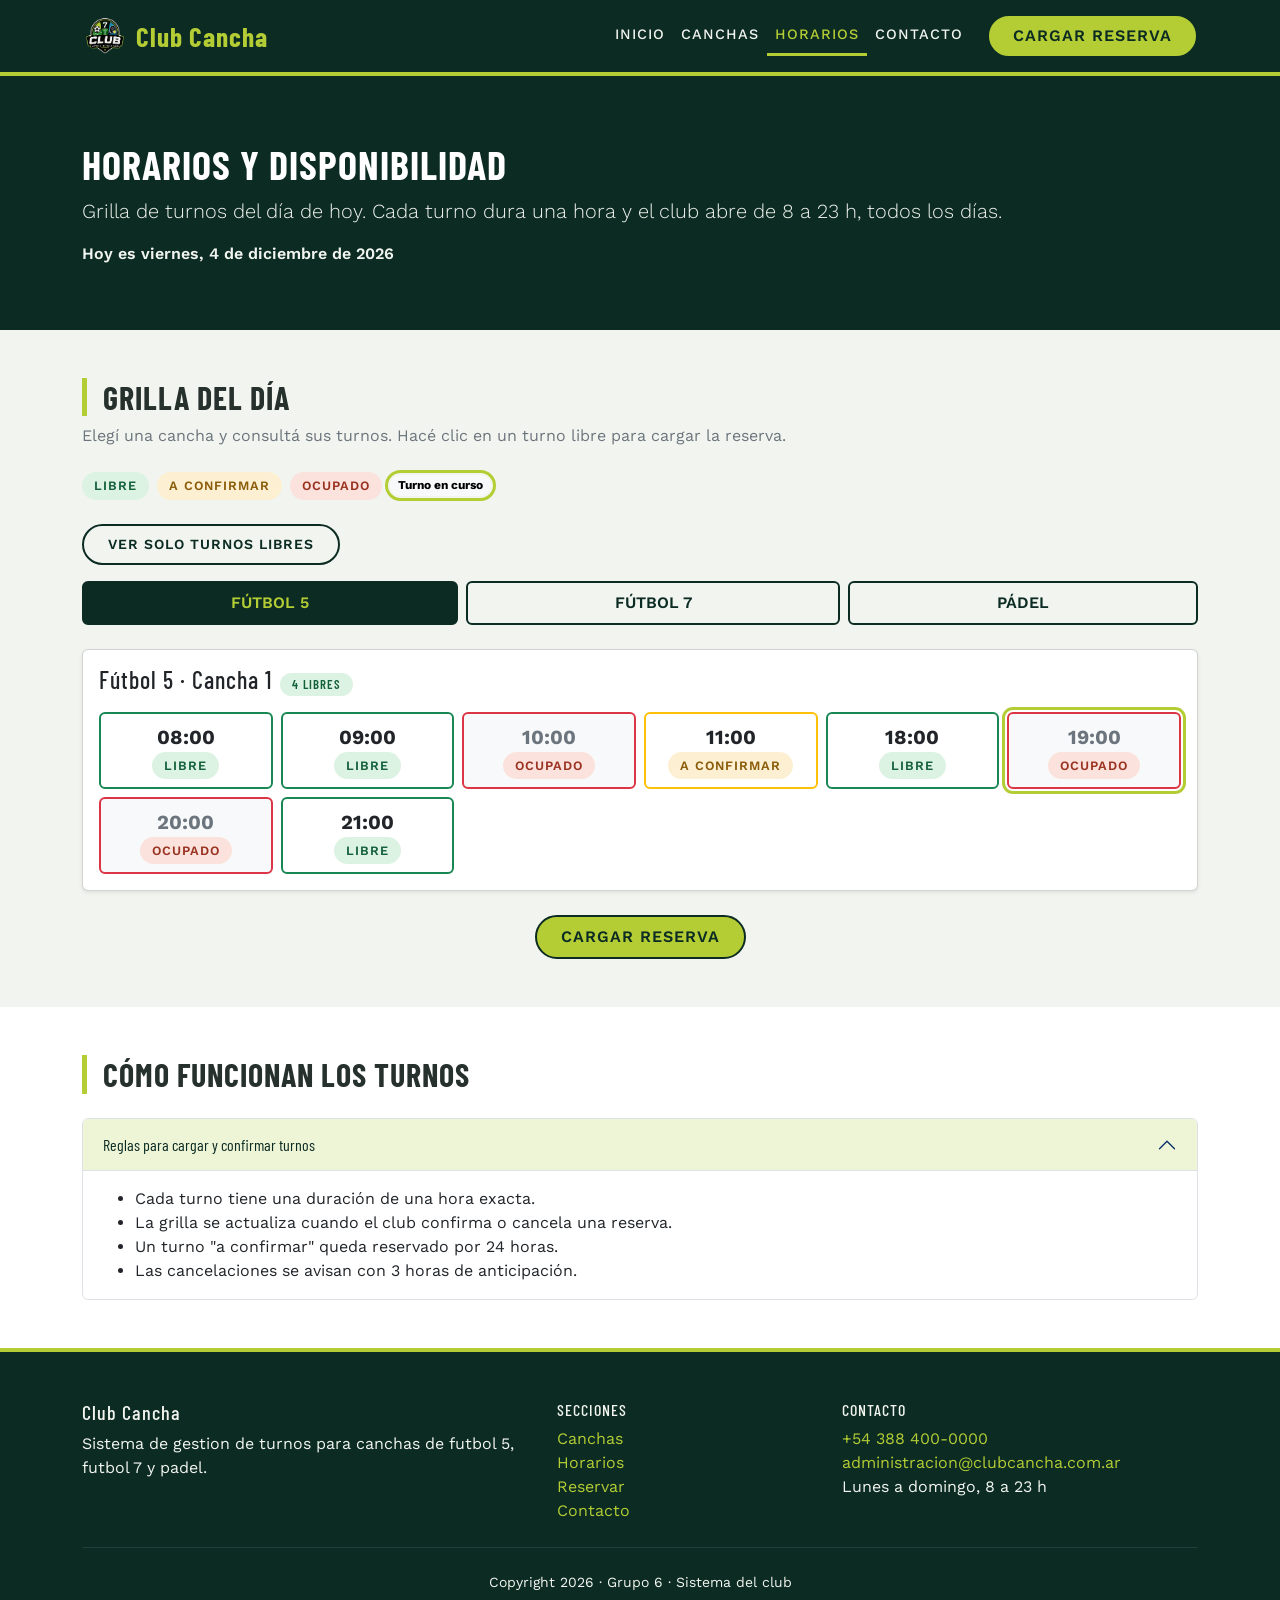
<file: horarios.html>
<!DOCTYPE html>
<html lang="es">

<head>
    <meta charset="UTF-8">
    <meta name="viewport" content="width=device-width, initial-scale=1.0">
    <title>Horarios | Club Canchas de Fútbol y Pádel</title>
    <meta name="description" content="Grilla de horarios y disponibilidad de turnos por cancha del club.">
    <meta name="author" content="Grupo 6 - Tecnicatura Universitaria en Programación">

    <link rel="icon" href="img/logo-club.png" type="image/png">

    <link rel="stylesheet" href="https://cdn.jsdelivr.net/npm/bootstrap@5.3.3/dist/css/bootstrap.min.css">

    <link rel="stylesheet" href="https://cdn.jsdelivr.net/npm/bootstrap-icons@1.11.3/font/bootstrap-icons.min.css">

    <link rel="preconnect" href="https://fonts.googleapis.com">
    <link rel="preconnect" href="https://fonts.gstatic.com" crossorigin>
    <link rel="stylesheet"
        href="https://fonts.googleapis.com/css2?family=Barlow+Condensed:wght@500;600;700&family=Work+Sans:wght@400;500;600&display=swap">

    <link rel="stylesheet" href="css/styles.css">
    <link rel="stylesheet" href="css/comun.css">
    <link rel="stylesheet" href="css/horarios.css">
</head>

<body>

    <header class="sticky-top">
        <nav class="navbar navbar-expand-lg navbar-club" data-bs-theme="dark">
            <div class="container">
                <a class="navbar-brand d-flex align-items-center gap-2" href="index.html">
                    <img src="img/logo-club.png" alt="" width="46" height="46">
                    <span>Club Cancha</span>
                </a>
                <button class="navbar-toggler" type="button" data-bs-toggle="collapse" data-bs-target="#menuPrincipal"
                    aria-controls="menuPrincipal" aria-expanded="false" aria-label="Abrir el menu">
                    <span class="navbar-toggler-icon"></span>
                </button>

                <div class="collapse navbar-collapse" id="menuPrincipal">
                    <ul class="navbar-nav ms-auto mb-2 mb-lg-0">
                        <li class="nav-item"><a class="nav-link" href="index.html">Inicio</a></li>
                        <li class="nav-item"><a class="nav-link" href="canchas.html">Canchas</a></li>
                        <li class="nav-item"><a class="nav-link active" aria-current="page"
                                href="horarios.html">Horarios</a></li>
                        <li class="nav-item"><a class="nav-link" href="contacto.html">Contacto</a></li>
                    </ul>
                    <a class="btn btn-club ms-lg-3 mt-2 mt-lg-0" href="reservar.html">Cargar Reserva</a>
                </div>
            </div>
        </nav>
    </header>

<main>

        <section class="hero-club hero-horarios">
            <div class="container">
                <h1>Horarios y disponibilidad</h1>
                <p class="lead">
                    Grilla de turnos del día de hoy. Cada turno dura una hora y el club abre
                    de 8 a 23 h, todos los días.
                </p>
            </div>
        </section>

 
        <section class="py-5" aria-labelledby="titulo-grilla">
            <div class="container">

                <h2 class="titulo-cal" id="titulo-grilla">Grilla del día</h2>
                <p class="text-secondary mb-4">
                    Elegí una cancha y consultá sus turnos. Hacé clic en un turno libre
                    para cargar la reserva.
                </p>


                <ul class="list-unstyled d-flex flex-wrap gap-2 mb-4" aria-label="Referencias de estado">
                    <li><span class="chip-estado chip-libre">Libre</span></li>
                    <li><span class="chip-estado chip-pendiente">A confirmar</span></li>
                    <li><span class="chip-estado chip-ocupado">Ocupado</span></li>
                    <li><span class="badge rounded-pill text-bg-light turno-actual">Turno en curso</span></li>
                </ul>


                <ul class="nav nav-pills nav-fill gap-2 mb-4" id="pestanas-canchas" role="tablist">
                    <li class="nav-item" role="presentation">
                        <button class="nav-link active" id="tab-f5" data-bs-toggle="pill" data-bs-target="#f5"
                            type="button" role="tab" aria-controls="f5" aria-selected="true">
                            Fútbol 5
                        </button>
                    </li>
                    <li class="nav-item" role="presentation">
                        <button class="nav-link" id="tab-f7" data-bs-toggle="pill" data-bs-target="#f7"
                            type="button" role="tab" aria-controls="f7" aria-selected="false">
                            Fútbol 7
                        </button>
                    </li>
                    <li class="nav-item" role="presentation">
                        <button class="nav-link" id="tab-padel" data-bs-toggle="pill" data-bs-target="#padel"
                            type="button" role="tab" aria-controls="padel" aria-selected="false">
                            Pádel
                        </button>
                    </li>
                </ul>

                <div class="card shadow-sm">
                    <div class="card-body">
                        <div class="tab-content" id="contenido-canchas">

                            <!-- FÚTBOL 5 -->
                            <div class="tab-pane fade show active" id="f5" role="tabpanel" aria-labelledby="tab-f5" tabindex="0">

                                <h3 class="h4 mb-3">Fútbol 5 · Cancha 1</h3>

                                <div class="row row-cols-2 row-cols-sm-3 row-cols-md-4 row-cols-lg-6 row-cols-xl-8 g-2">

                                    <div class="col">
                                        <a href="reservar.html"
                                           class="card h-100 border-2 border-success text-center align-items-center text-decoration-none p-2 turno-libre">
                                            <span class="fw-bold fs-5">08:00</span>
                                            <span class="chip-estado chip-libre">Libre</span>
                                        </a>
                                    </div>

                                    <div class="col">
                                        <a href="reservar.html"
                                           class="card h-100 border-2 border-success text-center align-items-center text-decoration-none p-2 turno-libre">
                                            <span class="fw-bold fs-5">09:00</span>
                                            <span class="chip-estado chip-libre">Libre</span>
                                        </a>
                                    </div>

                                    <div class="col">
                                        <div class="card h-100 border-2 border-danger bg-light text-center align-items-center p-2">
                                            <span class="fw-bold fs-5 text-secondary">10:00</span>
                                            <span class="chip-estado chip-ocupado">Ocupado</span>
                                        </div>
                                    </div>

                                    <div class="col">
                                        <div class="card h-100 border-2 border-warning text-center align-items-center p-2">
                                            <span class="fw-bold fs-5">11:00</span>
                                            <span class="chip-estado chip-pendiente">A confirmar</span>
                                        </div>
                                    </div>

                                    <div class="col">
                                        <a href="reservar.html"
                                           class="card h-100 border-2 border-success text-center align-items-center text-decoration-none p-2 turno-libre">
                                            <span class="fw-bold fs-5">18:00</span>
                                            <span class="chip-estado chip-libre">Libre</span>
                                        </a>
                                    </div>

                                    <div class="col">
                                        <div class="card h-100 border-2 border-danger bg-light text-center align-items-center p-2">
                                            <span class="fw-bold fs-5 text-secondary">19:00</span>
                                            <span class="chip-estado chip-ocupado">Ocupado</span>
                                        </div>
                                    </div>

                                    <div class="col">
                                        <div class="card h-100 border-2 border-danger bg-light text-center align-items-center p-2">
                                            <span class="fw-bold fs-5 text-secondary">20:00</span>
                                            <span class="chip-estado chip-ocupado">Ocupado</span>
                                        </div>
                                    </div>

                                    <div class="col">
                                        <a href="reservar.html"
                                           class="card h-100 border-2 border-success text-center align-items-center text-decoration-none p-2 turno-libre turno-actual">
                                            <span class="fw-bold fs-5">21:00</span>
                                            <span class="chip-estado chip-libre">Libre</span>
                                        </a>
                                    </div>

                                </div>
                            </div>

                            <!-- FÚTBOL 7 -->
                            <div class="tab-pane fade" id="f7" role="tabpanel" aria-labelledby="tab-f7" tabindex="0">

                                <h3 class="h4 mb-3">Fútbol 7 · Cancha 2</h3>

                                <div class="row row-cols-2 row-cols-sm-3 row-cols-md-4 row-cols-lg-6 row-cols-xl-8 g-2">

                                    <div class="col">
                                        <div class="card h-100 border-2 border-danger bg-light text-center align-items-center p-2">
                                            <span class="fw-bold fs-5 text-secondary">08:00</span>
                                            <span class="chip-estado chip-ocupado">Ocupado</span>
                                        </div>
                                    </div>

                                    <div class="col">
                                        <a href="reservar.html"
                                           class="card h-100 border-2 border-success text-center align-items-center text-decoration-none p-2 turno-libre">
                                            <span class="fw-bold fs-5">09:00</span>
                                            <span class="chip-estado chip-libre">Libre</span>
                                        </a>
                                    </div>

                                    <div class="col">
                                        <a href="reservar.html"
                                           class="card h-100 border-2 border-success text-center align-items-center text-decoration-none p-2 turno-libre">
                                            <span class="fw-bold fs-5">10:00</span>
                                            <span class="chip-estado chip-libre">Libre</span>
                                        </a>
                                    </div>

                                    <div class="col">
                                        <a href="reservar.html"
                                           class="card h-100 border-2 border-success text-center align-items-center text-decoration-none p-2 turno-libre">
                                            <span class="fw-bold fs-5">17:00</span>
                                            <span class="chip-estado chip-libre">Libre</span>
                                        </a>
                                    </div>

                                    <div class="col">
                                        <div class="card h-100 border-2 border-warning text-center align-items-center p-2">
                                            <span class="fw-bold fs-5">19:00</span>
                                            <span class="chip-estado chip-pendiente">A confirmar</span>
                                        </div>
                                    </div>

                                    <div class="col">
                                        <div class="card h-100 border-2 border-danger bg-light text-center align-items-center p-2 turno-actual">
                                            <span class="fw-bold fs-5 text-secondary">21:00</span>
                                            <span class="chip-estado chip-ocupado">Ocupado</span>
                                        </div>
                                    </div>

                                    <div class="col">
                                        <a href="reservar.html"
                                           class="card h-100 border-2 border-success text-center align-items-center text-decoration-none p-2 turno-libre">
                                            <span class="fw-bold fs-5">22:00</span>
                                            <span class="chip-estado chip-libre">Libre</span>
                                        </a>
                                    </div>

                                    <div class="col">
                                        <a href="reservar.html"
                                           class="card h-100 border-2 border-success text-center align-items-center text-decoration-none p-2 turno-libre">
                                            <span class="fw-bold fs-5">23:00</span>
                                            <span class="chip-estado chip-libre">Libre</span>
                                        </a>
                                    </div>

                                </div>
                            </div>

                            <!-- PÁDEL -->
                            <div class="tab-pane fade" id="padel" role="tabpanel" aria-labelledby="tab-padel" tabindex="0">

                                <h3 class="h4 mb-3">Pádel · Cancha 3</h3>

                                <div class="row row-cols-2 row-cols-sm-3 row-cols-md-4 row-cols-lg-6 row-cols-xl-8 g-2">

                                    <div class="col">
                                        <a href="reservar.html"
                                           class="card h-100 border-2 border-success text-center align-items-center text-decoration-none p-2 turno-libre">
                                            <span class="fw-bold fs-5">08:00</span>
                                            <span class="chip-estado chip-libre">Libre</span>
                                        </a>
                                    </div>

                                    <div class="col">
                                        <div class="card h-100 border-2 border-danger bg-light text-center align-items-center p-2">
                                            <span class="fw-bold fs-5 text-secondary">12:00</span>
                                            <span class="chip-estado chip-ocupado">Ocupado</span>
                                        </div>
                                    </div>

                                    <div class="col">
                                        <div class="card h-100 border-2 border-danger bg-light text-center align-items-center p-2">
                                            <span class="fw-bold fs-5 text-secondary">13:00</span>
                                            <span class="chip-estado chip-ocupado">Ocupado</span>
                                        </div>
                                    </div>

                                    <div class="col">
                                        <a href="reservar.html"
                                           class="card h-100 border-2 border-success text-center align-items-center text-decoration-none p-2 turno-libre">
                                            <span class="fw-bold fs-5">16:00</span>
                                            <span class="chip-estado chip-libre">Libre</span>
                                        </a>
                                    </div>

                                    <div class="col">
                                        <a href="reservar.html"
                                           class="card h-100 border-2 border-success text-center align-items-center text-decoration-none p-2 turno-libre">
                                            <span class="fw-bold fs-5">18:00</span>
                                            <span class="chip-estado chip-libre">Libre</span>
                                        </a>
                                    </div>

                                    <div class="col">
                                        <div class="card h-100 border-2 border-warning text-center align-items-center p-2">
                                            <span class="fw-bold fs-5">20:00</span>
                                            <span class="chip-estado chip-pendiente">A confirmar</span>
                                        </div>
                                    </div>

                                    <div class="col">
                                        <div class="card h-100 border-2 border-danger bg-light text-center align-items-center p-2 turno-actual">
                                            <span class="fw-bold fs-5 text-secondary">21:00</span>
                                            <span class="chip-estado chip-ocupado">Ocupado</span>
                                        </div>
                                    </div>

                                    <div class="col">
                                        <a href="reservar.html"
                                           class="card h-100 border-2 border-success text-center align-items-center text-decoration-none p-2 turno-libre">
                                            <span class="fw-bold fs-5">22:00</span>
                                            <span class="chip-estado chip-libre">Libre</span>
                                        </a>
                                    </div>

                                </div>
                            </div>

                        </div>
                    </div>
                </div>

      
                <p class="text-center mt-4 mb-0">
                    <a class="btn btn-club" href="reservar.html">Cargar reserva</a>
                </p>

            </div>
        </section>

    
        <section class="py-5 bg-white" aria-labelledby="titulo-reglas">
            <div class="container">

                <h2 class="titulo-cal" id="titulo-reglas">Cómo funcionan los turnos</h2>

                <div class="accordion mt-4" id="acordeon-turnos">
                    <div class="accordion-item">
                        <h3 class="accordion-header">
                            <button class="accordion-button" type="button" data-bs-toggle="collapse"
                                data-bs-target="#reglas-turnos" aria-expanded="true" aria-controls="reglas-turnos">
                                Reglas para cargar y confirmar turnos
                            </button>
                        </h3>
                        <div id="reglas-turnos" class="accordion-collapse collapse show" data-bs-parent="#acordeon-turnos">
                            <div class="accordion-body">
                                <ul class="mb-0">
                                    <li>Cada turno tiene una duración de una hora exacta.</li>
                                    <li>La grilla se actualiza cuando el club confirma o cancela una reserva.</li>
                                    <li>Un turno "a confirmar" queda reservado por 24 horas.</li>
                                    <li>Las cancelaciones se avisan con 3 horas de anticipación.</li>
                                </ul>
                            </div>
                        </div>
                    </div>
                </div>

            </div>
        </section>

    </main>

    <footer class="pie-club">
        <div class="container">
            <div class="row g-4">

                <div class="col-12 col-md-5">
                    <h3 class="h5">Club Cancha</h3>
                    <p class="mb-0">Sistema de gestion de turnos para canchas de futbol 5, futbol 7 y padel.</p>
                </div>

                <div class="col-6 col-md-3">
                    <h3 class="h6 text-uppercase">Secciones</h3>
                    <ul class="list-unstyled mb-0">
                        <li><a href="canchas.html">Canchas</a></li>
                        <li><a href="horarios.html">Horarios</a></li>
                        <li><a href="reservar.html">Reservar</a></li>
                        <li><a href="contacto.html">Contacto</a></li>
                    </ul>
                </div>

                <div class="col-6 col-md-4">
                    <h3 class="h6 text-uppercase">Contacto</h3>
                    <ul class="list-unstyled mb-0">
                        <li><a href="tel:+543884000000">+54 388 400-0000</a></li>
                        <li><a href="mailto:administracion@clubcancha.com.ar">administracion@clubcancha.com.ar</a></li>
                        <li>Lunes a domingo, 8 a 23 h</li>
                    </ul>
                </div>

            </div>

            <hr class="border-secondary my-4">
            <p class="text-center small mb-0">Copyright <span id="anio-actual">2026</span> &middot; Grupo 6 &middot; Sistema del club</p>
        </div>
    </footer>

    <script src="https://cdn.jsdelivr.net/npm/bootstrap@5.3.3/dist/js/bootstrap.bundle.min.js"></script>
        <script src="js/app.js"></script>
    <script src="js/horarios.js"></script>

</body>

</html>
</file>
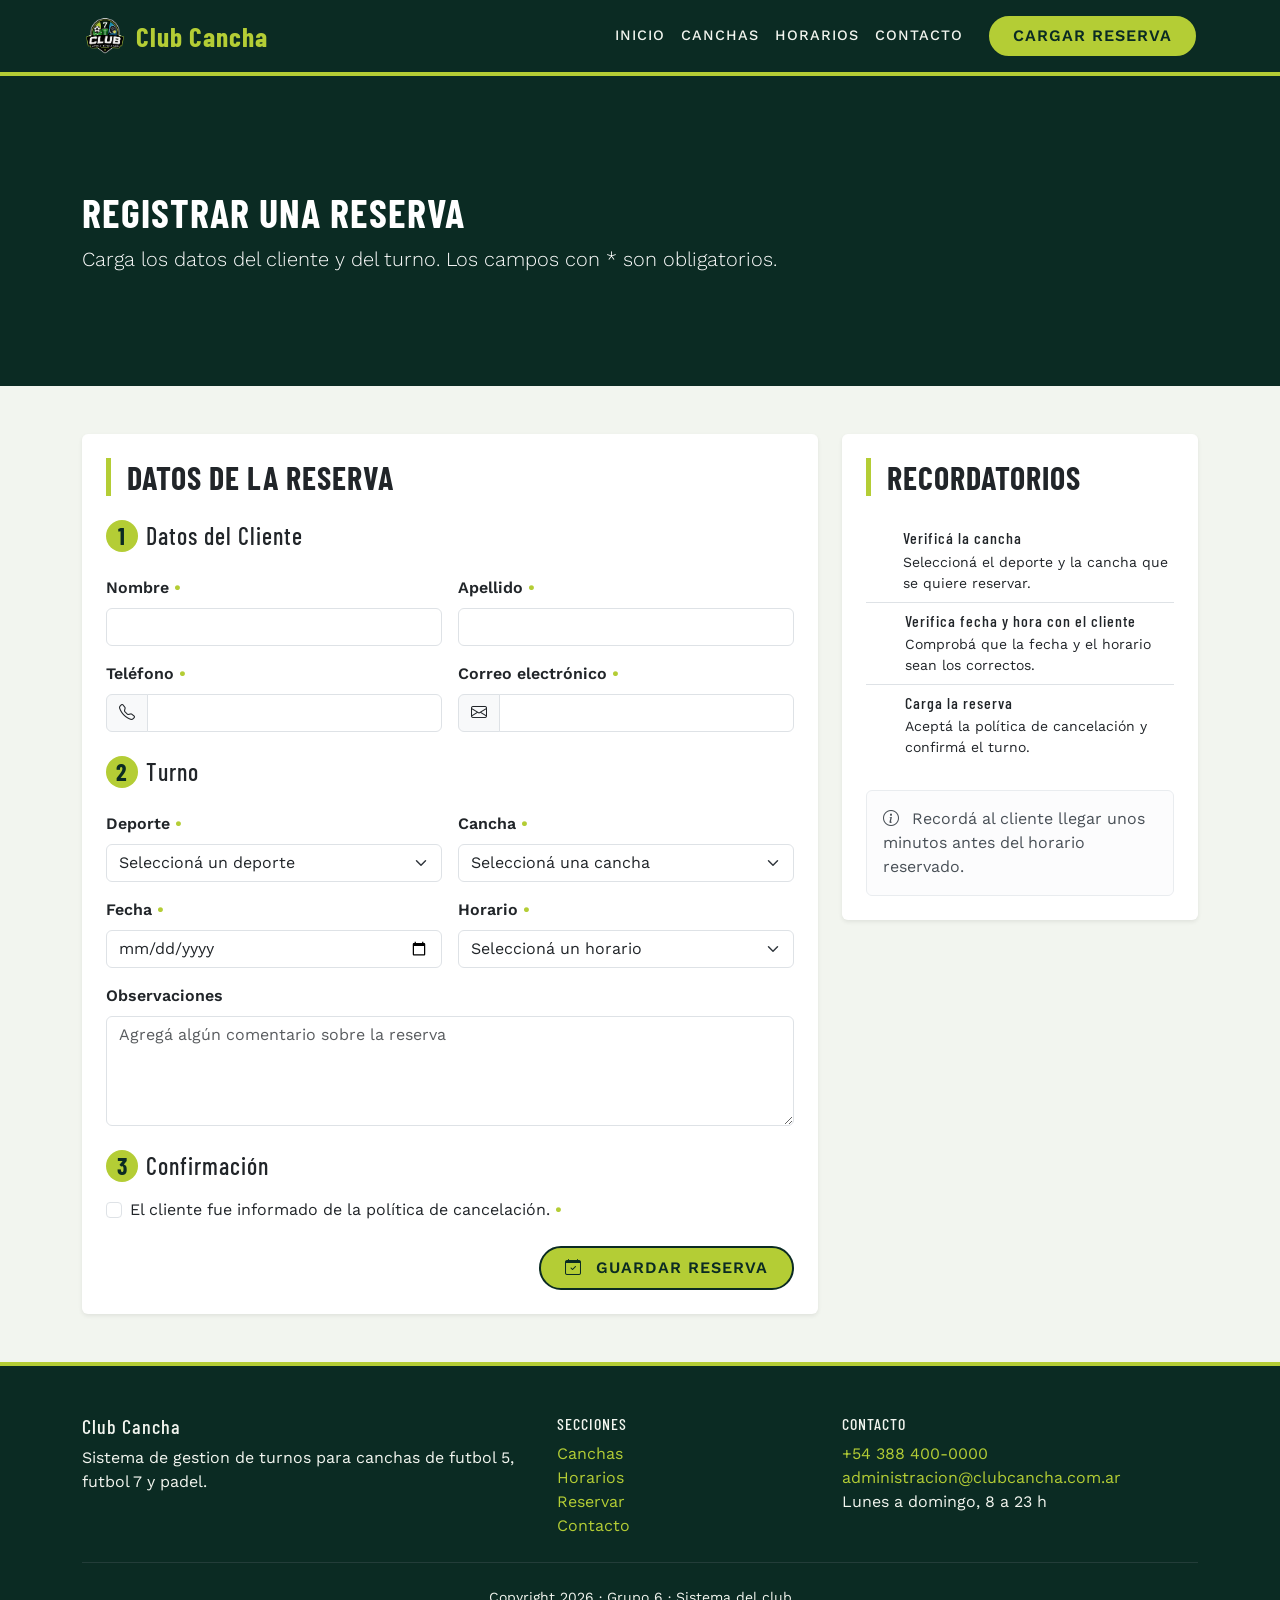
<file: reservar.html>
<!DOCTYPE html>
<html lang="es">

<head>
    <meta charset="UTF-8">
    <meta name="viewport" content="width=device-width, initial-scale=1.0">

    <title>Reservar turno | Club Cancha</title>

    <meta name="description"
        content="Formulario interno para registrar la reserva de un turno.">
    <meta name="author" content="Grupo 6 - Tecnicatura Universitaria en Programación">

    <link rel="icon" href="img/logo-club.png" type="image/png">

    <!-- Bootstrap -->
    <link rel="stylesheet"
        href="https://cdn.jsdelivr.net/npm/bootstrap@5.3.3/dist/css/bootstrap.min.css">

    <!-- Bootstrap Icons -->
    <link rel="stylesheet"
        href="https://cdn.jsdelivr.net/npm/bootstrap-icons@1.11.3/font/bootstrap-icons.min.css">

    <!-- Google Fonts -->
    <link rel="preconnect" href="https://fonts.googleapis.com">
    <link rel="preconnect" href="https://fonts.gstatic.com" crossorigin>

    <link rel="stylesheet"
        href="https://fonts.googleapis.com/css2?family=Barlow+Condensed:wght@500;600;700&family=Work+Sans:wght@400;500;600&display=swap">

    <!-- CSS -->
    <link rel="stylesheet" href="css/styles.css">
    <link rel="stylesheet" href="css/comun.css">
    <link rel="stylesheet" href="css/reservar.css">
</head>

<body>

    <!-- NAVBAR -->
    <header class="sticky-top">

        <nav class="navbar navbar-expand-lg navbar-club" data-bs-theme="dark">

            <div class="container">

                <a class="navbar-brand d-flex align-items-center gap-2" href="index.html">
                    <img src="img/logo-club.png" alt="" width="46" height="46">
                    <span>Club Cancha</span>
                </a>

                <button class="navbar-toggler"
                    type="button"
                    data-bs-toggle="collapse"
                    data-bs-target="#menuPrincipal"
                    aria-controls="menuPrincipal"
                    aria-expanded="false"
                    aria-label="Abrir el menu">

                    <span class="navbar-toggler-icon"></span>

                </button>

                <div class="collapse navbar-collapse" id="menuPrincipal">

                    <ul class="navbar-nav ms-auto mb-2 mb-lg-0">

                        <li class="nav-item">
                            <a class="nav-link" href="index.html">
                                Inicio
                            </a>
                        </li>

                        <li class="nav-item">
                            <a class="nav-link" href="canchas.html">
                                Canchas
                            </a>
                        </li>

                        <li class="nav-item">
                            <a class="nav-link" href="horarios.html">
                                Horarios
                            </a>
                        </li>

                        <li class="nav-item">
                            <a class="nav-link" href="contacto.html">
                                Contacto
                            </a>
                        </li>

                    </ul>

                    <a class="btn btn-club ms-lg-3 mt-2 mt-lg-0"
                        href="reservar.html"
                        aria-current="page">
                        Cargar Reserva
                    </a>

                </div>

            </div>

        </nav>

    </header>


    <main>

        <!-- HERO -->
        <section class="hero-club">

            <div class="container py-5">

                <h1>
                    Registrar una Reserva
                </h1>

                <p class="lead mb-0">
                    Carga los datos del cliente y del turno. Los campos con * son obligatorios.
                </p>

            </div>

        </section>


        <!-- FORMULARIO Y RECORDATORIOS -->
        <section class="py-5">

            <div class="container">

                <div class="row g-4">

                    <!-- FORMULARIO -->
                    <div class="col-12 col-lg-8">

                        <div class="card shadow-sm border-0">

                            <div class="card-body p-4">

                                <h2 class="titulo-cal mb-4">
                                    Datos de la reserva
                                </h2>

                                <form
                                    class="needs-validation"
                                    novalidate
                                    id="formReserva">

                                    <!-- PASO 1 -->
                                    <div class="mb-4">

                                        <h3 class="h4 d-flex align-items-center gap-2">
                                            <span class="paso-numero">1</span>
                                            Datos del Cliente
                                        </h3>

                                        <div class="row g-3 mt-1">

                                            <div class="col-12 col-md-6">

                                                <label
                                                    for="nombre"
                                                    class="form-label">

                                                    Nombre

                                                    <span
                                                        class="obligatorio"
                                                        aria-hidden="true">•</span>

                                                </label>

                                                <input
                                                    type="text"
                                                    class="form-control"
                                                    id="nombre"
                                                    name="nombre"
                                                    autocomplete="given-name"
                                                    required>

                                                <div class="invalid-feedback">
                                                    Ingresá tu nombre.
                                                </div>

                                            </div>


                                            <div class="col-12 col-md-6">

                                                <label
                                                    for="apellido"
                                                    class="form-label">

                                                    Apellido

                                                    <span
                                                        class="obligatorio"
                                                        aria-hidden="true">•</span>

                                                </label>

                                                <input
                                                    type="text"
                                                    class="form-control"
                                                    id="apellido"
                                                    name="apellido"
                                                    autocomplete="family-name"
                                                    required>

                                                <div class="invalid-feedback">
                                                    Ingresá tu apellido.
                                                </div>

                                            </div>


                                            <div class="col-12 col-md-6">

                                                <label
                                                    for="telefono"
                                                    class="form-label">

                                                    Teléfono

                                                    <span
                                                        class="obligatorio"
                                                        aria-hidden="true">•</span>

                                                </label>

                                                <div class="input-group">

                                                    <span
                                                        class="input-group-text"
                                                        aria-hidden="true">

                                                        <i class="bi bi-telephone"></i>

                                                    </span>

                                                    <input
                                                        type="tel"
                                                        class="form-control"
                                                        id="telefono"
                                                        name="telefono"
                                                        autocomplete="tel"
                                                        required>

                                                </div>

                                                <div class="invalid-feedback">
                                                    Ingresá un teléfono válido.
                                                </div>

                                            </div>


                                            <div class="col-12 col-md-6">

                                                <label
                                                    for="email"
                                                    class="form-label">

                                                    Correo electrónico

                                                    <span
                                                        class="obligatorio"
                                                        aria-hidden="true">•</span>

                                                </label>

                                                <div class="input-group">

                                                    <span
                                                        class="input-group-text"
                                                        aria-hidden="true">

                                                        <i class="bi bi-envelope"></i>

                                                    </span>

                                                    <input
                                                        type="email"
                                                        class="form-control"
                                                        id="email"
                                                        name="email"
                                                        autocomplete="email"
                                                        required>

                                                </div>

                                                <div class="invalid-feedback">
                                                    Ingresá un correo electrónico válido.
                                                </div>

                                            </div>

                                        </div>

                                    </div>


                                    <!-- PASO 2 -->
                                    <div class="mb-4">

                                        <h3 class="h4 d-flex align-items-center gap-2">
                                            <span class="paso-numero">2</span>
                                            Turno
                                        </h3>

                                        <div class="row g-3 mt-1">

                                            <div class="col-12 col-md-6">

                                                <label
                                                    for="deporte"
                                                    class="form-label">

                                                    Deporte

                                                    <span
                                                        class="obligatorio"
                                                        aria-hidden="true">•</span>

                                                </label>

                                                <select
                                                    class="form-select"
                                                    id="deporte"
                                                    name="deporte"
                                                    required>

                                                    <option value="" selected disabled>
                                                        Seleccioná un deporte
                                                    </option>

                                                    <option value="futbol">
                                                        Fútbol
                                                    </option>

                                                    <option value="padel">
                                                        Pádel
                                                    </option>

                                                    <option value="voley">
                                                        Vóley
                                                    </option>

                                                </select>

                                                <div class="invalid-feedback">
                                                    Seleccioná un deporte.
                                                </div>

                                            </div>


                                            <div class="col-12 col-md-6">

                                                <label
                                                    for="cancha"
                                                    class="form-label">

                                                    Cancha

                                                    <span
                                                        class="obligatorio"
                                                        aria-hidden="true">•</span>

                                                </label>

                                                <select
                                                    class="form-select"
                                                    id="cancha"
                                                    name="cancha"
                                                    required>

                                                    <option value="" selected disabled>
                                                        Seleccioná una cancha
                                                    </option>

                                                    <option value="cancha-1">
                                                        Cancha 1
                                                    </option>

                                                    <option value="cancha-2">
                                                        Cancha 2
                                                    </option>

                                                    <option value="cancha-3">
                                                        Cancha 3
                                                    </option>

                                                </select>

                                                <div class="invalid-feedback">
                                                    Seleccioná una cancha.
                                                </div>

                                            </div>


                                            <div class="col-12 col-md-6">

                                                <label
                                                    for="fecha"
                                                    class="form-label">

                                                    Fecha

                                                    <span
                                                        class="obligatorio"
                                                        aria-hidden="true">•</span>

                                                </label>

                                                <input
                                                    type="date"
                                                    class="form-control"
                                                    id="fecha"
                                                    name="fecha"
                                                    required>

                                                <div class="invalid-feedback">
                                                    Seleccioná una fecha.
                                                </div>

                                            </div>


                                            <div class="col-12 col-md-6">

                                                <label
                                                    for="hora"
                                                    class="form-label">

                                                    Horario

                                                    <span
                                                        class="obligatorio"
                                                        aria-hidden="true">•</span>

                                                </label>

                                                <select
                                                    class="form-select"
                                                    id="hora"
                                                    name="hora"
                                                    required>

                                                    <option value="" selected disabled>
                                                        Seleccioná un horario
                                                    </option>

                                                    <option value="09:00">
                                                        09:00
                                                    </option>

                                                    <option value="10:00">
                                                        10:00
                                                    </option>

                                                    <option value="11:00">
                                                        11:00
                                                    </option>

                                                    <option value="12:00">
                                                        12:00
                                                    </option>

                                                    <option value="17:00">
                                                        17:00
                                                    </option>

                                                    <option value="18:00">
                                                        18:00
                                                    </option>

                                                    <option value="19:00">
                                                        19:00
                                                    </option>

                                                    <option value="20:00">
                                                        20:00
                                                    </option>

                                                    <option value="21:00">
                                                        21:00
                                                    </option>

                                                </select>

                                                <div class="invalid-feedback">
                                                    Seleccioná un horario.
                                                </div>

                                            </div>


                                            <div class="col-12">

                                                <label
                                                    for="observaciones"
                                                    class="form-label">

                                                    Observaciones

                                                </label>

                                                <textarea
                                                    class="form-control"
                                                    id="observaciones"
                                                    name="observaciones"
                                                    rows="4"
                                                    placeholder="Agregá algún comentario sobre la reserva"></textarea>

                                            </div>

                                        </div>

                                    </div>


                                    <!-- PASO 3 -->
                                    <div class="mb-4">

                                        <h3 class="h4 d-flex align-items-center gap-2">
                                            <span class="paso-numero">3</span>
                                            Confirmación
                                        </h3>

                                        <div class="form-check mt-3">

                                            <input
                                                class="form-check-input"
                                                type="checkbox"
                                                id="politica"
                                                name="politica"
                                                required>

                                            <label
                                                class="form-check-label"
                                                for="politica">

                                                El cliente fue informado de la política de cancelación.

                                                <span
                                                    class="obligatorio"
                                                    aria-hidden="true">•</span>

                                            </label>

                                            <div class="invalid-feedback">
                                                Marcá que el cliente fue informado.
                                            </div>

                                        </div>

                                    </div>


                                    <!-- BOTÓN -->
                                    <div class="d-grid d-sm-flex justify-content-sm-end">

                                        <button
                                            type="submit"
                                            class="btn btn-club px-4">

                                            <i class="bi bi-calendar-check me-2"></i>
                                            Guardar reserva

                                        </button>

                                    </div>

                                </form>

                            </div>

                        </div>

                    </div>


                    <!-- RECORDATORIOS -->
                    <aside class="col-12 col-lg-4">

                        <div class="sticky-top reserva-recordatorio">

                            <div class="card shadow-sm border-0">

                                <div class="card-body p-4">

                                    <h2 class="titulo-cal mb-4">
                                        Recordatorios
                                    </h2>

                                    <div class="list-group list-group-flush">

                                        <div class="list-group-item px-0">

                                            <div class="d-flex gap-3">

                                                <span class="badge rounded-pill">
                                                    1
                                                </span>

                                                <div>

                                                    <h3 class="h6 mb-1">
                                                        Verificá la cancha
                                                    </h3>

                                                    <p class="mb-0 small">
                                                        Seleccioná el deporte y la cancha
                                                        que se quiere reservar.
                                                    </p>

                                                </div>

                                            </div>

                                        </div>


                                        <div class="list-group-item px-0">

                                            <div class="d-flex gap-3">

                                                <span class="badge rounded-pill">
                                                    2
                                                </span>

                                                <div>

                                                    <h3 class="h6 mb-1">
                                                        Verifica fecha y hora con el cliente
                                                    </h3>

                                                    <p class="mb-0 small">
                                                        Comprobá que la fecha y el horario
                                                        sean los correctos.
                                                    </p>

                                                </div>

                                            </div>

                                        </div>


                                        <div class="list-group-item px-0">

                                            <div class="d-flex gap-3">

                                                <span class="badge rounded-pill">
                                                    3
                                                </span>

                                                <div>

                                                    <h3 class="h6 mb-1">
                                                        Carga la reserva
                                                    </h3>

                                                    <p class="mb-0 small">
                                                        Aceptá la política de cancelación
                                                        y confirmá el turno.
                                                    </p>

                                                </div>

                                            </div>

                                        </div>

                                    </div>


                                    <div
                                        class="alert alert-light mt-4 mb-0"
                                        role="alert">

                                        <i class="bi bi-info-circle me-2"></i>

                                        Recordá al cliente llegar unos minutos antes del horario reservado.

                                    </div>

                                </div>

                            </div>

                        </div>

                    </aside>

                </div>

            </div>

        </section>

    </main>


    <!-- FOOTER -->
    <footer class="pie-club">

        <div class="container">

            <div class="row g-4">

                <div class="col-12 col-md-5">

                    <h3 class="h5">
                        Club Cancha
                    </h3>

                    <p class="mb-0">
                        Sistema de gestion de turnos para canchas de futbol 5,
                        futbol 7 y padel.
                    </p>

                </div>


                <div class="col-6 col-md-3">

                    <h3 class="h6 text-uppercase">
                        Secciones
                    </h3>

                    <ul class="list-unstyled mb-0">

                        <li>
                            <a href="canchas.html">
                                Canchas
                            </a>
                        </li>

                        <li>
                            <a href="horarios.html">
                                Horarios
                            </a>
                        </li>

                        <li>
                            <a href="reservar.html">
                                Reservar
                            </a>
                        </li>

                        <li>
                            <a href="contacto.html">
                                Contacto
                            </a>
                        </li>

                    </ul>

                </div>


                <div class="col-6 col-md-4">

                    <h3 class="h6 text-uppercase">
                        Contacto
                    </h3>

                    <ul class="list-unstyled mb-0">

                        <li>
                            <a href="tel:+543884000000">
                                +54 388 400-0000
                            </a>
                        </li>

                        <li>
                            <a href="mailto:administracion@clubcancha.com.ar">
                                administracion@clubcancha.com.ar
                            </a>
                        </li>

                        <li>
                            Lunes a domingo, 8 a 23 h
                        </li>

                    </ul>

                </div>

            </div>


            <hr class="border-secondary my-4">


            <p class="text-center small mb-0">
                Copyright <span id="anio-actual">2026</span> &middot; Grupo 6 &middot; Sistema del club
            </p>

        </div>

    </footer>


    <!-- Bootstrap JS -->
    <script src="https://cdn.jsdelivr.net/npm/bootstrap@5.3.3/dist/js/bootstrap.bundle.min.js"></script>

        <script src="js/app.js"></script>
    <script src="js/reservar.js"></script>

</body>

</html>
</file>
<file: css/styles.css>
/*
   CSS DEL TP2 - Grupo 6
   Se conserva comentado segun la consigna del TP3. NO BORRAR.

:root {

  /* --- Colores del club ---* /
  --color-primario: #0f766e;
  --color-primario-oscuro: #115e59;
  --color-primario-claro: #ccfbf1;
  --color-secundario: #f59e0b;
  --color-secundario-oscuro: #d97706;

  /* --- Colores de la interfaz ---* /
  --color-fondo: #f4f7f8;
  /* fondo general de la pagina* /
  --color-superficie: #ffffff;
  /* fondo de tarjetas y formularios* /
  --color-oscuro: #0b1f1d;
  /* header y footer* /
  --color-blanco: #ffffff;
  --color-texto: #1f2937;
  --color-texto-suave: #4b5563;
  --color-texto-claro: #e5e7eb;
  --color-borde: #d1d5db;

  /* --- Colores segun el estado del turno ---* /
  --color-disponible: #15803d;
  --color-disponible-fondo: #dcfce7;
  --color-ocupado: #b91c1c;
  --color-ocupado-fondo: #fee2e2;
  --color-pendiente: #b45309;
  --color-pendiente-fondo: #fef3c7;

  /* --- Tipografias ---* /
  --fuente-titulos: "Segoe UI", Arial, sans-serif;
  --fuente-texto: "Segoe UI", Arial, sans-serif;

  /* --- Espaciados (siempre multiplos de 0.5rem = 8px) ---* /
  --esp-1: 0.5rem;
  --esp-2: 1rem;
  --esp-3: 1.5rem;
  --esp-4: 2rem;
  --esp-5: 3rem;

  /* --- Bordes y sombras ---* /
  --radio: 12px;
  --radio-chico: 8px;
  --radio-pastilla: 50px;
  --sombra: 0 2px 8px #9ca3af;

  /* --- Ancho maximo del contenido ---* /
  --ancho-contenedor: 1200px;
}

* {
  box-sizing: border-box;
  margin: 0;
  padding: 0;
}

body {
  font-family: var(--fuente-texto);
  font-size: 1rem;
  line-height: 1.6;
  color: var(--color-texto);
  background-color: var(--color-fondo);
}

img {
  max-width: 100%;
  /* la imagen nunca se pasa de su caja* /
  height: auto;
  display: block;
}

a {
  color: var(--color-primario);
  text-decoration: none;
}

a:hover {
  color: var(--color-secundario-oscuro);
}

a:focus {
  outline: 3px solid var(--color-secundario);
}

h1,
h2,
h3 {
  font-family: var(--fuente-titulos);
  line-height: 1.2;
  color: var(--color-primario-oscuro);
}

h1 {
  font-size: 2rem;
}

h2 {
  font-size: 1.5rem;
}

h3 {
  font-size: 1.15rem;
}

.contenedor {
  width: 100%;
  max-width: var(--ancho-contenedor);
  margin: 0 auto;
  padding: 0 var(--esp-2);
}

.seccion {
  padding: var(--esp-5) 0;
}

.seccion--clara {
  background-color: var(--color-superficie);
}

.seccion__titulo {
  text-align: center;
  margin-bottom: var(--esp-2);
}

.seccion__bajada {
  max-width: 600px;
  margin: 0 auto var(--esp-4);
  text-align: center;
  color: var(--color-texto-suave);
}

.centrado {
  text-align: center;
}

.intro {
  margin-bottom: var(--esp-3);
  color: var(--color-texto-suave);
}

.campo__ayuda {
  font-size: 0.875rem;
  color: var(--color-texto-suave);
}


.boton {
  display: inline-block;
  padding: 0.75rem 1.5rem;
  /* BOX MODEL: padding* /
  border: 2px solid var(--color-primario);
  /* BOX MODEL: border* /
  border-radius: var(--radio-pastilla);
  font-family: var(--fuente-titulos);
  font-size: 1rem;
  font-weight: bold;
  text-align: center;
  cursor: pointer;
}

.boton--primario {
  background-color: var(--color-primario);
  border-color: var(--color-primario);
  color: var(--color-blanco);
  box-shadow: var(--sombra);
}

.boton--primario:hover {
  background-color: var(--color-primario-oscuro);
  border-color: var(--color-primario-oscuro);
  color: var(--color-blanco);
}

.boton--secundario {
  background-color: var(--color-secundario);
  border-color: var(--color-secundario);
  color: var(--color-oscuro);
  box-shadow: var(--sombra);
}

.boton--secundario:hover {
  background-color: var(--color-secundario-oscuro);
  border-color: var(--color-secundario-oscuro);
  color: var(--color-blanco);
}

.boton--borde {
  background-color: var(--color-superficie);
  border-color: var(--color-primario);
  color: var(--color-primario);
}

.boton--borde:hover {
  background-color: var(--color-primario);
  color: var(--color-blanco);
}

.boton--bloque {
  display: block;
  width: 100%;
}

.cabecera {
  background-color: var(--color-oscuro);
}

.cabecera__inner {
  display: flex;
  flex-wrap: wrap;
  align-items: center;
  justify-content: space-between;
  gap: var(--esp-2);
  padding: var(--esp-2) 0;
}

.logo {
  display: flex;
  align-items: center;
  gap: var(--esp-1);
  font-family: var(--fuente-titulos);
  font-size: 1.25rem;
  font-weight: bold;
  color: var(--color-blanco);
}

.logo:hover {
  color: var(--color-secundario);
}

.logo__icono {
  font-size: 1.6rem;
}

.nav__lista {
  display: flex;
  flex-wrap: wrap;
  justify-content: center;
  gap: var(--esp-1);
  list-style: none;
}

.nav__link {
  display: block;
  padding: 0.5rem 0.9rem;
  border-radius: var(--radio-pastilla);
  font-size: 0.875rem;
  font-weight: bold;
  color: var(--color-texto-claro);
}

.nav__link:hover {
  background-color: var(--color-primario-oscuro);
  color: var(--color-blanco);
}

.nav__link--activo {
  background-color: var(--color-primario);
  color: var(--color-blanco);
}

.hero {
  padding: var(--esp-5) 0;
  background-color: var(--color-primario-oscuro);
  color: var(--color-blanco);
  text-align: center;
}

.hero h1 {
  margin-bottom: var(--esp-2);
  color: var(--color-blanco);
}

.hero__texto {
  max-width: 600px;
  margin: 0 auto var(--esp-3);
  font-size: 1.1rem;
  color: var(--color-primario-claro);
}

.tarjeta {
  background-color: var(--color-superficie);
  border: 1px solid var(--color-borde);
  border-radius: var(--radio);
  box-shadow: var(--sombra);
  overflow: hidden;
}

.tarjeta__cuerpo {
  padding: var(--esp-3);
}

.tarjeta__cuerpo h3 {
  margin-bottom: var(--esp-1);
}

.tarjeta__texto {
  margin-bottom: var(--esp-2);
  color: var(--color-texto-suave);
}

.tarjeta__pie {
  margin-top: var(--esp-2);
}

.pie {
  margin-top: var(--esp-5);
  padding: var(--esp-4) 0 var(--esp-2);
  background-color: var(--color-oscuro);
  color: var(--color-texto-claro);
}

.pie__grid {
  display: grid;
  grid-template-columns: 1fr;
  /* fr = fraccion del espacio libre* /
  gap: var(--esp-3);
  padding-bottom: var(--esp-3);
}

.pie h3 {
  margin-bottom: var(--esp-1);
  font-size: 1rem;
  color: var(--color-secundario);
  text-transform: uppercase;
}

.pie p {
  font-size: 0.875rem;
}

.pie a {
  color: var(--color-texto-claro);
  font-size: 0.875rem;
}

.pie a:hover {
  color: var(--color-secundario);
}

.pie__copy {
  padding-top: var(--esp-2);
  border-top: 1px solid var(--color-primario-oscuro);
  text-align: center;
  font-size: 0.875rem;
}


/*  MEDIA QUERIES DE LA ZONA COMUN

/* --- TABLET: desde 768px ---* /
@media (min-width: 768px) {

  h1 {
    font-size: 2.5rem;
  }

  h2 {
    font-size: 1.9rem;
  }

  h3 {
    font-size: 1.3rem;
  }

  .contenedor {
    padding: 0 var(--esp-3);
  }

  .hero__texto {
    font-size: 1.25rem;
  }
}

/* --- ESCRITORIO: desde 1024px ---* /
@media (min-width: 1024px) {

  h1 {
    font-size: 3rem;
  }

  h2 {
    font-size: 2.2rem;
  }

  .hero {
    padding: var(--esp-5) 0 var(--esp-5);
  }
}

/*    PAGINA DE INICIO - DUEÑA: LOURDES  * /

.hero--alto {
  padding: var(--esp-5) 0;
}

.hero__acciones {
  display: flex;
  flex-direction: column;
  align-items: center;
  gap: var(--esp-2);
}

.grid-funciones {
  display: grid;
  grid-template-columns: 1fr;
  gap: var(--esp-3);
}

/* Circulito con el emoji de cada funcion (flexbox para centrarlo adentro)* /
.tarjeta__icono {
  display: flex;
  align-items: center;
  justify-content: center;
  width: 56px;
  /* px: medida fija, no cambia nunca* /
  height: 56px;
  margin-bottom: var(--esp-2);
  border-radius: 50%;
  /* 50% de su propio tamano = circulo* /
  background-color: var(--color-primario-claro);
  font-size: 1.75rem;
}

/* ----------------------------------------------------------------------------
   1.4  MEDIA QUERIES DE INICIO
   ----------------------------------------------------------------------------* /

@media (min-width: 768px) {

  .grid-funciones {
    grid-template-columns: repeat(2, 1fr);
    /* 2 columnas iguales* /
  }

  .hero__acciones {
    flex-direction: row;
    /* botones uno al lado del otro* /
    justify-content: center;
  }
}

@media (min-width: 1024px) {

  .grid-funciones {
    grid-template-columns: repeat(3, 1fr);
    /* 3 columnas iguales* /
  }
}


/*  PAGINA DE CANCHAS - DUEÑA: ANALIA * /

.grid-canchas {
  display: grid;
  grid-template-columns: 1fr;
  /* celular: una tarjeta por fila* /
  gap: var(--esp-3);
}

.tarjeta__imagen {
  width: 100%;
  height: auto;
  border-bottom: 1px solid var(--color-borde);
}

.datos {
  list-style: none;
  margin-bottom: var(--esp-2);
  font-size: 0.875rem;
  color: var(--color-texto-suave);
}

.datos li {
  display: flex;
  justify-content: space-between;
  padding-bottom: 0.35rem;
  border-bottom: 1px dashed var(--color-borde);
}

.precio {
  margin-bottom: var(--esp-2);
  font-family: var(--fuente-titulos);
  font-size: 1.35rem;
  font-weight: bold;
  color: var(--color-primario);
}

.precio span {
  font-size: 0.875rem;
  font-weight: normal;
  color: var(--color-texto-suave);
}

/* ----------------------------------------------------------------------------
   2.4  MEDIA QUERIES DE CANCHAS
   ----------------------------------------------------------------------------* /

@media (min-width: 768px) {

  .grid-canchas {
    grid-template-columns: repeat(2, 1fr);
  }
}

@media (min-width: 1024px) {

  .grid-canchas {
    grid-template-columns: repeat(3, 1fr);
  }
}

/*  PAGINA DE HORARIOS - DUEÑA: LAURA* /

.grid-horarios {
  display: grid;
  grid-template-columns: repeat(2, 1fr);
  gap: var(--esp-2);
  margin-top: var(--esp-2);
  margin-bottom: var(--esp-5);
}

.referencias {
  display: flex;
  flex-wrap: wrap;
  justify-content: center;
  gap: var(--esp-2);
  margin-bottom: var(--esp-4);
  list-style: none;
}

.estado {
  display: inline-block;
  padding: 0.2rem 0.75rem;
  border-radius: var(--radio-pastilla);
  font-size: 0.75rem;
  font-weight: bold;
  text-transform: uppercase;
}

.estado--disponible {
  color: var(--color-disponible);
  background-color: var(--color-disponible-fondo);
}

.estado--ocupado {
  color: var(--color-ocupado);
  background-color: var(--color-ocupado-fondo);
}

.estado--pendiente {
  color: var(--color-pendiente);
  background-color: var(--color-pendiente-fondo);
}

.turno {
  display: flex;
  flex-direction: column;
  align-items: center;
  gap: var(--esp-1);
  padding: var(--esp-2);
  border: 2px solid var(--color-borde);
  border-radius: var(--radio-chico);
  background-color: var(--color-superficie);
  text-align: center;
}

.turno__hora {
  font-family: var(--fuente-titulos);
  font-size: 1.15rem;
  font-weight: bold;
  color: var(--color-texto);
}

.turno--disponible {
  border-color: var(--color-disponible);
}

.turno--ocupado {
  border-color: var(--color-ocupado);
  background-color: var(--color-ocupado-fondo);
}

.turno--pendiente {
  border-color: var(--color-pendiente);
}

/* ----------------------------------------------------------------------------
   3.4  MEDIA QUERIES DE HORARIOS
   ----------------------------------------------------------------------------* /

@media (min-width: 768px) {

  .grid-horarios {
    grid-template-columns: repeat(4, 1fr);
  }
}

@media (min-width: 1024px) {

  .grid-horarios {
    grid-template-columns: repeat(8, 1fr);
  }
}

/* PAGINA DE RESERVAR - DUEÑA: EMILSE* /

.grid-reserva {
  display: grid;
  grid-template-columns: 1fr;
  gap: var(--esp-4);
}


.formulario {
  display: grid;
  grid-template-columns: 1fr;
  /* celular: un campo por fila* /
  gap: var(--esp-2);
  padding: var(--esp-4);
  background-color: var(--color-superficie);
  border: 1px solid var(--color-borde);
  border-radius: var(--radio);
  box-shadow: var(--sombra);
}

.campo {
  display: flex;
  flex-direction: column;
  gap: 0.35rem;
}

.campo label {
  font-family: var(--fuente-titulos);
  font-size: 0.875rem;
  font-weight: bold;
}

.campo input,
.campo select,
.campo textarea {
  width: 100%;
  padding: 0.75rem var(--esp-2);
  border: 2px solid var(--color-borde);
  border-radius: var(--radio-chico);
  font-family: var(--fuente-texto);
  font-size: 1rem;
  color: var(--color-texto);
  background-color: var(--color-fondo);
}

.campo input:focus,
.campo select:focus,
.campo textarea:focus {
  border-color: var(--color-primario);
}

.campo textarea {
  height: 130px;
}

.obligatorio {
  color: var(--color-ocupado);
  font-weight: bold;
}

.aviso {
  padding: var(--esp-3);
  border-left: 5px solid var(--color-secundario);
  /* BOX MODEL: border* /
  border-radius: var(--radio);
  background-color: var(--color-superficie);
  box-shadow: var(--sombra);
}

.aviso h2,
.aviso h3 {
  margin-bottom: var(--esp-2);
}

.aviso ul {
  padding-left: var(--esp-3);
  color: var(--color-texto-suave);
}

.aviso li {
  margin-bottom: var(--esp-1);
}

/* ----------------------------------------------------------------------------
   4.4  MEDIA QUERIES DE RESERVAR
   ----------------------------------------------------------------------------* /

/* --- TABLET: el formulario pasa a 2 columnas ---* /
@media (min-width: 768px) {

  .formulario {
    grid-template-columns: repeat(2, 1fr);
  }

  /* Los campos largos y el boton ocupan las 2 columnas* /
  .campo--ancho,
  .formulario .boton {
    grid-column: span 2;
  }
}

/* --- ESCRITORIO: formulario ancho + columna de avisos ---* /
@media (min-width: 1024px) {

  .grid-reserva {
    grid-template-columns: 2fr 1fr;
    /* el form ocupa el doble que el aside* /
  }
}


/* PAGINA DE CONTACTO - DUEÑA: BELEN* /

.grid-contacto {
  display: grid;
  grid-template-columns: 1fr;
  gap: var(--esp-4);
}

.lista-contacto {
  display: flex;
  flex-direction: column;
  gap: var(--esp-2);
  list-style: none;
}

.lista-contacto li {
  display: flex;
  align-items: flex-start;
  padding: var(--esp-2);
  border: 1px solid var(--color-borde);
  border-radius: var(--radio-chico);
  background-color: var(--color-superficie);
}

.lista-contacto .icono {
  font-size: 1.5rem;
}

.lista-contacto strong {
  display: block;
  font-family: var(--fuente-titulos);
  color: var(--color-primario-oscuro);
}

/* ----------------------------------------------------------------------------
   5.3  MEDIA QUERIES DE CONTACTO
   ----------------------------------------------------------------------------* /

@media (min-width: 1024px) {

  .grid-contacto {
    grid-template-columns: repeat(2, 1fr);
  }
}

   ===== FIN DEL CSS DEL TP2 ===== */
</file>
<file: css/comun.css>
:root {
  --verde-noche:  #0B2B23;   /* navbar y footer */
  --verde-cancha: #0C6119;   /* del logo: fondo de los hero */
  --lima:         #B4CD35;   /* del logo: botones y acentos */
  --cal:          #F2F5EF;   /* fondo general de la pagina */
  --ladrillo:     #E2593A;   /* turno ocupado */
  --texto:        #26302C;

  --fuente-titulo: "Barlow Condensed", "Arial Narrow", sans-serif;
  --fuente-texto:  "Work Sans", "Segoe UI", sans-serif;
}

/* ---- 2. Base de la pagina ---- */
body {
  font-family: var(--fuente-texto);
  background-color: var(--cal);
  color: var(--texto);
}

img {
  max-width: 100%;
  height: auto;
}

h1, h2, h3, h4, .navbar-brand {
  font-family: var(--fuente-titulo);
  font-weight: 700;
  letter-spacing: 1px;
}

h1, h2 {
  text-transform: uppercase;
}

/* ---- 3. Gesto propio 1: la linea de cal en los titulos ---- */
.titulo-cal {
  border-left: 5px solid var(--lima);
  padding-left: 1rem;
}

/* ---- 4. Gesto propio 2: el boton pastilla del club ---- */
.btn-club {
  background-color: var(--lima);
  color: var(--verde-noche);
  border: 2px solid var(--verde-noche);
  border-radius: 999px;
  font-weight: 600;
  text-transform: uppercase;
  letter-spacing: 1px;
  padding: 0.5rem 1.5rem;
}

.btn-club:hover,
.btn-club:focus {
  background-color: var(--verde-noche);
  color: var(--lima);
  border-color: var(--lima);
}

/* El mismo boton pero vacio, para la accion secundaria */
.btn-club-linea {
  background-color: transparent;
  color: var(--verde-noche);
  border: 2px solid var(--verde-noche);
  border-radius: 999px;
  font-weight: 600;
  text-transform: uppercase;
  letter-spacing: 1px;
  padding: 0.5rem 1.5rem;
}

.btn-club-linea:hover {
  background-color: var(--verde-noche);
  color: var(--cal);
}

/* ---- 5. Navbar ---- */
.navbar-club {
  background-color: var(--verde-noche);
  border-bottom: 4px solid var(--lima);
}

.navbar-club .navbar-brand {
  color: var(--lima);
  font-size: 1.7rem;
  letter-spacing: 1px;
}

.navbar-club .nav-link {
  color: var(--cal);
  text-transform: uppercase;
  letter-spacing: 1px;
  font-size: 0.9rem;
  font-weight: 500;
}

.navbar-club .nav-link:hover {
  color: var(--lima);
}

/* La pagina en la que estamos parados lleva la clase active */
.navbar-club .nav-link.active {
  color: var(--lima);
  border-bottom: 3px solid var(--lima);
}

/* ---- 6. Hero (el bloque grande de arriba de cada pagina) ---- */
.hero-club {
  background-color: var(--verde-cancha);
  color: var(--cal);
  padding: 4rem 0;
}

.hero-club h1 {
  color: #FFFFFF;
}

/* ---- 7. Footer ---- */
.pie-club {
  background-color: var(--verde-noche);
  border-top: 4px solid var(--lima);
  color: var(--cal);
  padding: 3rem 0 1.5rem;
}

.pie-club a {
  color: var(--lima);
  text-decoration: none;
}

.pie-club a:hover {
  text-decoration: underline;
}

/* ---- 8. Chips de estado del turno ---- */
.chip-estado {
  display: inline-block;
  border-radius: 999px;
  padding: 0.25rem 0.75rem;
  font-size: 0.8rem;
  font-weight: 600;
  text-transform: uppercase;
  letter-spacing: 1px;
}

.chip-libre {
  background: #DCF3E3;
  color: #14603A;
}

.chip-pendiente {
  background: #FDF0D2;
  color: #8A5B08;
}

.chip-ocupado {
  background: #FBE2DC;
  color: #9A3221;
}

.pie-club a {
  overflow-wrap: anywhere;
}
</file>
<file: css/inicio.css>
/* inicio.css - Lourdes Ortega - TP3 */

.hero-inicio {
  background-color: var(--verde-noche);
  padding: 6rem 0;
}

.hero-inicio .lead {
  max-width: 40rem;  
}

.hero-inicio .btn-club-linea {
  color: var(--cal);
  border-color: var(--cal);
}

.hero-inicio .btn-club-linea:hover {
  background-color: var(--cal);
  color: var(--verde-noche);
}


.icono-tarjeta {
  font-size: 2.5rem;
  line-height: 1;
}

.card-inicio {
  border-top: 4px solid var(--lima);
  transition: transform 0.15s ease, box-shadow 0.15s ease;
}

.card-inicio:hover {
  transform: translateY(-4px);
  box-shadow: 0 0.5rem 1rem rgba(11, 43, 35, 0.15);
}


@media (max-width: 767.98px) {
  .hero-inicio {
    padding: 3.5rem 0;
  }
}
</file>
<file: css/canchas.css>
/* canchas.css - Analia Roldan - TP3 */


/* =====================================================
   CSS DEL TP2
   Se conserva comentado porque el TP3 pide
   no eliminar el CSS anterior.
   ===================================================== */

/*

.grid-canchas {
    display: grid;
    grid-template-columns: repeat(3, 1fr);
    gap: var(--esp-3);
}

.tarjeta__imagen {
    width: 100%;
    height: 200px;
    object-fit: cover;
    border-bottom: var(--borde);
}

.datos {
    list-style: none;
    display: flex;
    flex-direction: column;
    gap: 0.35rem;
    margin: var(--esp-1) 0;
    font-size: var(--fs-chico);
    color: var(--color-texto-suave);
}

.datos li {
    display: flex;
    justify-content: space-between;
    gap: var(--esp-1);
    padding-bottom: 0.35rem;
    border-bottom: 1px dashed var(--color-borde);
}

.precio {
    font-family: var(--fuente-titulos);
    font-size: 1.35rem;
    font-weight: 700;
    color: var(--color-primario);
}

.precio span {
    font-size: var(--fs-chico);
    font-weight: 400;
    color: var(--color-texto-suave);
}

@media (min-width: 900px) {

    .grid-canchas {
        grid-template-columns: repeat(2, 1fr);
    }

}

@media (max-width: 600px) {

    .grid-canchas {
        grid-template-columns: 1fr;
    }

}

*/


/* =====================================================
   TP3 - BOOTSTRAP
   ===================================================== */

/* canchas.css - Analia Roldan - TP3 */


/* CSS del TP3 */

.card-img-top {
    height: 200px;
    object-fit: cover;
}

.precio {
    font-weight: bold;
    font-size: 20px;
}
</file>
<file: css/contacto.css>
.hero-club {
    background-color: var(--verde-noche);
    color: var(--cal);
    padding: 6rem 0;
}

.contacto-encabezado {
    background: var(--verde-noche);
    color: var(--cal);
    padding: 70px 0;
}


.contacto-encabezado h1 {
    font-family: "Barlow Condensed", sans-serif;
    font-size: clamp(2.2rem, 5vw, 3.5rem);
    font-weight: 700;
    margin-bottom: 15px;
}

.contacto-encabezado p {
    color: rgba(242, 245, 239, 0.85);
    max-width: 650px;
}

.contacto-etiqueta {
    display: inline-block;
    color: var(--lima);
    font-size: 0.75rem;
    font-weight: 700;
    letter-spacing: 0.12em;
    margin-bottom: 8px;
}

.estado-contacto {
    display: flex;
    align-items: center;
    gap: 15px;
    padding: 20px;
    border: 1px solid rgba(200, 241, 105, 0.35);
    border-left: 4px solid var(--lima);
    border-radius: 10px;
    background: rgba(255, 255, 255, 0.05);
}

.estado-contacto > i {
    color: var(--lima);
    font-size: 2rem;
}

.estado-contacto span,
.estado-contacto small {
    display: block;
    color: rgba(242, 245, 239, 0.7);
}

.estado-contacto strong {
    display: block;
    font-size: 1.2rem;
}


/* ------------------------------------------------------------
   2. SECCIONES
   ------------------------------------------------------------ */


.titulo-cal {
    margin-bottom: 0;
}

/* ------------------------------------------------------------
   3. CARD DE DATOS
   ------------------------------------------------------------ */

.botones-contacto {
    display: flex;
    flex-wrap: wrap;
    gap: 10px;
}


/* ------------------------------------------------------------
   4. MAPA
   ------------------------------------------------------------ */

.contacto-mapa {
    display: flex;
    flex-direction: column;
    overflow: hidden;
    background: #ffffff;
    border-radius: 12px;
    box-shadow: 0 0.125rem 0.25rem rgba(0, 0, 0, 0.075);
}

.contacto-mapa__titulo {
    display: flex;
    justify-content: space-between;
    align-items: flex-start;
    gap: 20px;
    padding: 25px;
}

.contacto-mapa__titulo > i {
    color: var(--verde-cancha);
    font-size: 1.8rem;
}

.contacto-mapa__frame {
    margin: 0 15px 15px;
    border-radius: 8px;
    overflow: hidden;
}

.contacto-mapa__frame iframe {
    width: 100%;
    height: 100%;
    border: 0;
}


/* ------------------------------------------------------------
   5. INFORMACIÓN ADMINISTRATIVA
   ------------------------------------------------------------ */

.horario-dato {
    display: flex;
    justify-content: space-between;
    align-items: center;
    gap: 15px;
    padding: 15px;
    margin-top: 20px;
    border-left: 3px solid var(--lima);
    background: #f3f6f1;
}

.horario-dato span {
    color: #68736e;
}

.horario-dato strong {
    color: var(--verde-noche);
}


/* ------------------------------------------------------------
   6. TABLA DE HORARIOS
   ------------------------------------------------------------ */

.horario-tabla {
    overflow: hidden;
    border-radius: 10px;
    background: #ffffff;
    box-shadow: 0 0.125rem 0.25rem rgba(0, 0, 0, 0.075);
}

.horario-tabla table {
    min-width: 600px;
}

.horario-tabla thead {
    background: var(--verde-noche);
    color: var(--cal);
}

.horario-tabla th {
    padding: 15px;
    font-weight: 600;
}

.horario-tabla td {
    padding: 13px 15px;
}

.horario-tabla tbody tr:hover {
    background: #f3f6f1;
}


/* ------------------------------------------------------------
   7. TARJETA FUERA DE HORARIO
   ------------------------------------------------------------ */

.guardia-card {
    display: flex;
    align-items: center;
    gap: 20px;
    padding: 25px 30px;
    border: 1px solid var(--lima);
    border-left: 5px solid var(--lima);
    border-radius: 10px;
    background: var(--verde-noche);
    color: var(--cal);
}

.guardia-icono {
    width: 50px;
    height: 50px;
    min-width: 50px;
    display: flex;
    align-items: center;
    justify-content: center;
    border-radius: 50%;
    background: var(--lima);
    color: var(--verde-noche);
    font-size: 1.4rem;
}

.guardia-card h2 {
    margin-bottom: 5px;
}

.guardia-card p {
    color: rgba(242, 245, 239, 0.8);
}


/* ------------------------------------------------------------
   8. ACORDEÓN
   ------------------------------------------------------------ */

.accordion-club {
    border-radius: 10px;
    overflow: hidden;
    box-shadow: 0 0.125rem 0.25rem rgba(0, 0, 0, 0.075);
}

.accordion-club .accordion-item {
    border: 0;
    border-bottom: 1px solid #e2e7e3;
}

.accordion-club .accordion-item:last-child {
    border-bottom: 0;
}

.accordion-club .accordion-button {
    padding: 18px 20px;
    color: var(--verde-noche);
    font-weight: 600;
    background: #ffffff;
    box-shadow: none;
}

.accordion-club .accordion-button:not(.collapsed) {
    background: var(--verde-noche);
    color: var(--lima);
}

.accordion-club .accordion-button:focus {
    border-color: var(--lima);
    box-shadow: 0 0 0 0.2rem rgba(200, 241, 105, 0.3);
}

.accordion-club .accordion-body {
    padding: 20px;
    color: #5f6965;
    background: #ffffff;
}


/* ------------------------------------------------------------
   9. RESPONSIVE
   ------------------------------------------------------------ */

@media (max-width: 767.98px) {

    .contacto-mapa__titulo {
        padding: 20px;
    }

    .guardia-card {
        align-items: flex-start;
        padding: 22px;
    }

    .horario-dato {
        flex-direction: column;
        align-items: flex-start;
    }

}
</file>
<file: css/horarios.css>
/* horarios.css - Laura Soria - TP3 */


.hero-horarios {
  background-color: var(--verde-noche);
}

#pestanas-canchas .nav-link {
  color: var(--verde-noche);
  border: 2px solid var(--verde-noche);
  font-weight: 600;
  text-transform: uppercase;
}

#pestanas-canchas .nav-link.active {
  background-color: var(--verde-noche);
  color: var(--lima);
}

#acordeon-turnos .accordion-button:not(.collapsed) {
  background-color: #EEF4D6;
  color: var(--verde-noche);
}

.turno-libre:hover {
  transform: translateY(-3px);
  box-shadow: 0 0.5rem 1rem rgba(11, 43, 35, 0.15);
}

.turno-actual {
  outline: 3px solid var(--lima);
  outline-offset: 2px;
}
}
</file>
<file: css/reservar.css>
/* reservar.css - Emilse Andrada Suarez - TP3 */
/* ================================
   ESTILOS PROPIOS DE RESERVAR
   ================================ */


/* Números de los pasos */




.paso-numero {
      display: inline-flex;
    align-items: center;
    justify-content: center;
    flex-shrink: 0;

    width: 32px;
    height: 32px;

    border-radius: 50%;

    background-color: var(--lima);
    color: var(--verde-noche);

    font-weight: 700;
}


/* Campos obligatorios con punto lima */

.obligatorio {
    color: var(--lima);
    font-weight: 700;
}


/* Efecto de foco en los campos */

.form-control:focus,
.form-select:focus {
    border-color: var(--lima);
    box-shadow: 0 0 .25rem rgba(200, 241, 105, .35);
}


/* El botón mantiene el estilo de Bootstrap */

.btn-club {
    font-weight: 600;
}


/* Separación de la columna de recordatorios */

.sticky-top {
    z-index: 10;
}
/* Columna de recordatorios */

.reserva-recordatorio {
    top: 90px;
    z-index: 10;
}


/* Ajustes del formulario */

.form-label {
    font-weight: 600;
}


/* Espaciado de los grupos de pasos */

.paso-numero + h3 {
    margin-bottom: 0;
}


/* Íconos de los recordatorios */

.list-group-item i {
    color: var(--verde-cancha);
}


/* Evita que el contenido se estire demasiado */

.card {
    overflow: hidden;
}


/* Mejora visual del textarea */

textarea.form-control {
    resize: vertical;
}


/* =========================================
   RESPONSIVE
   ========================================= */

@media (max-width: 991.98px) {

    .reserva-recordatorio {
        position: static !important;
        top: auto;
    }

}
.hero-club {
    background-color: var(--verde-noche) !important;
    color: white;
}
</file>
